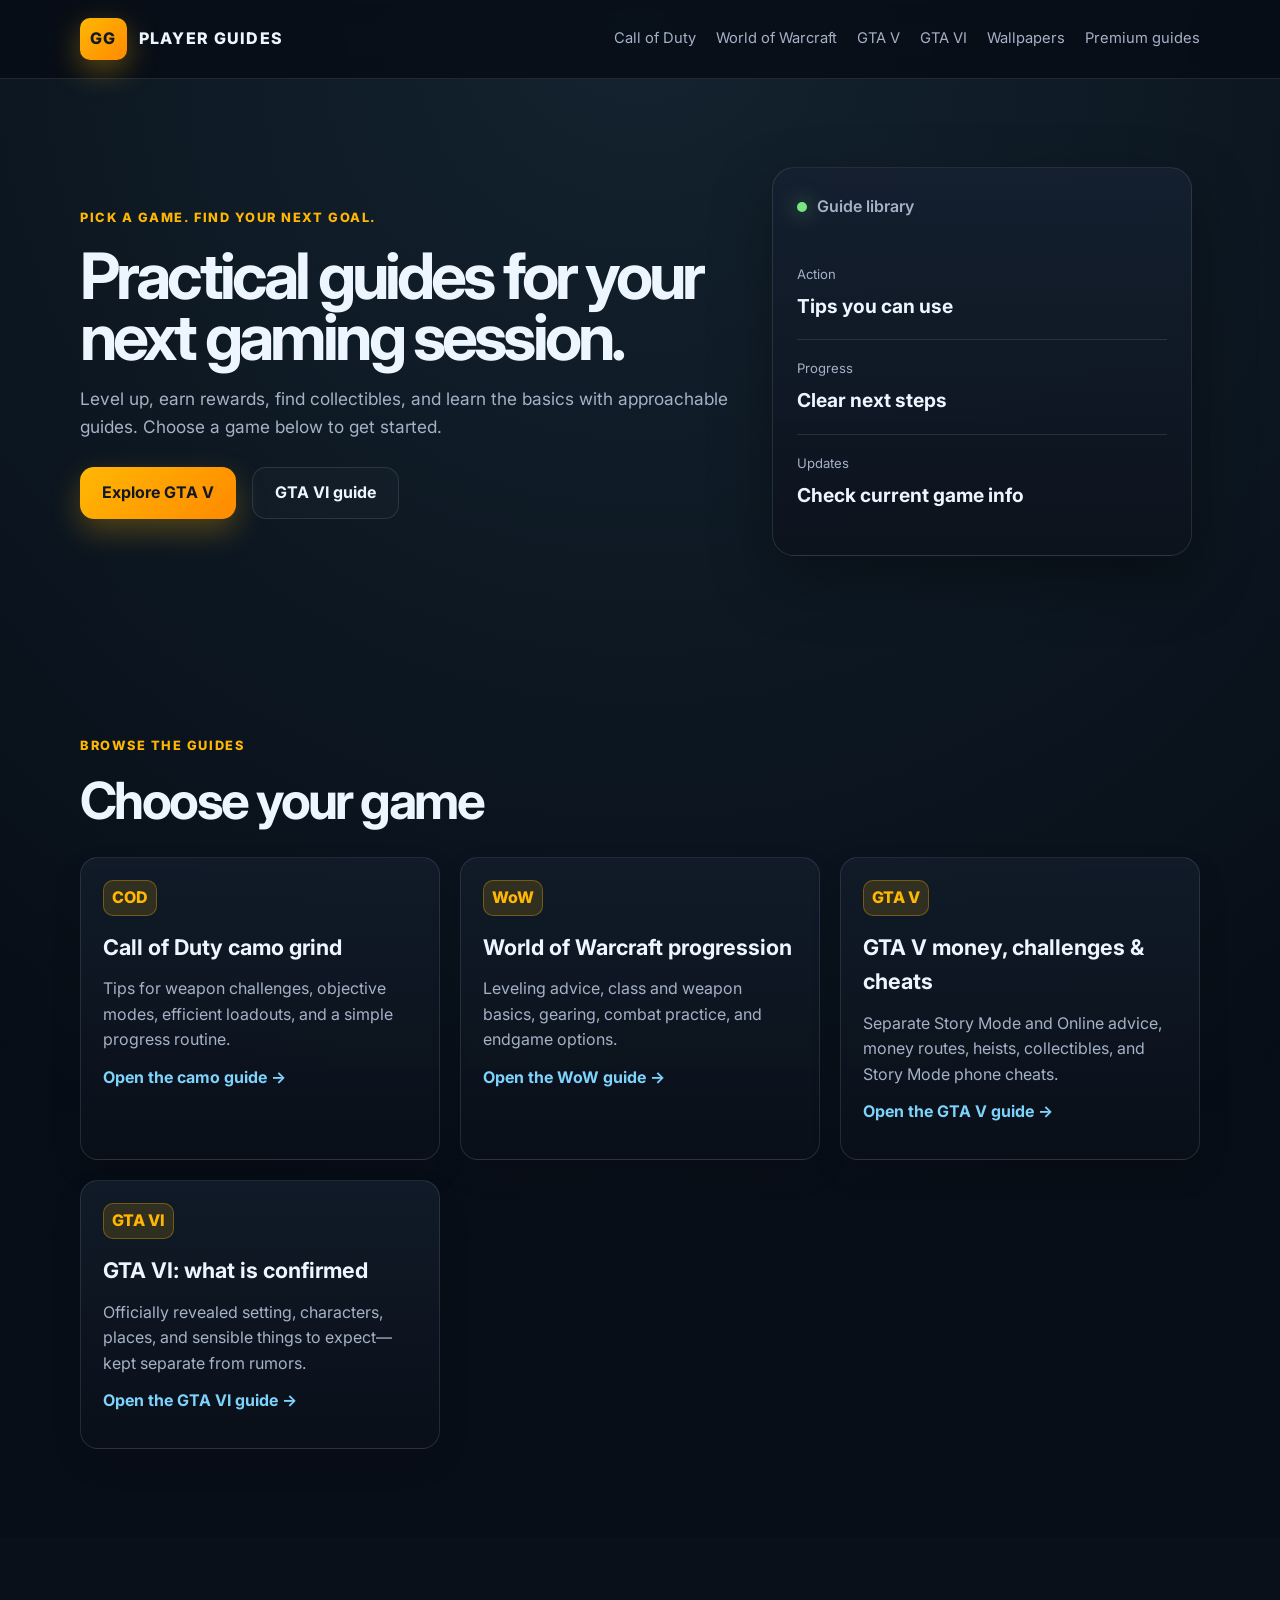
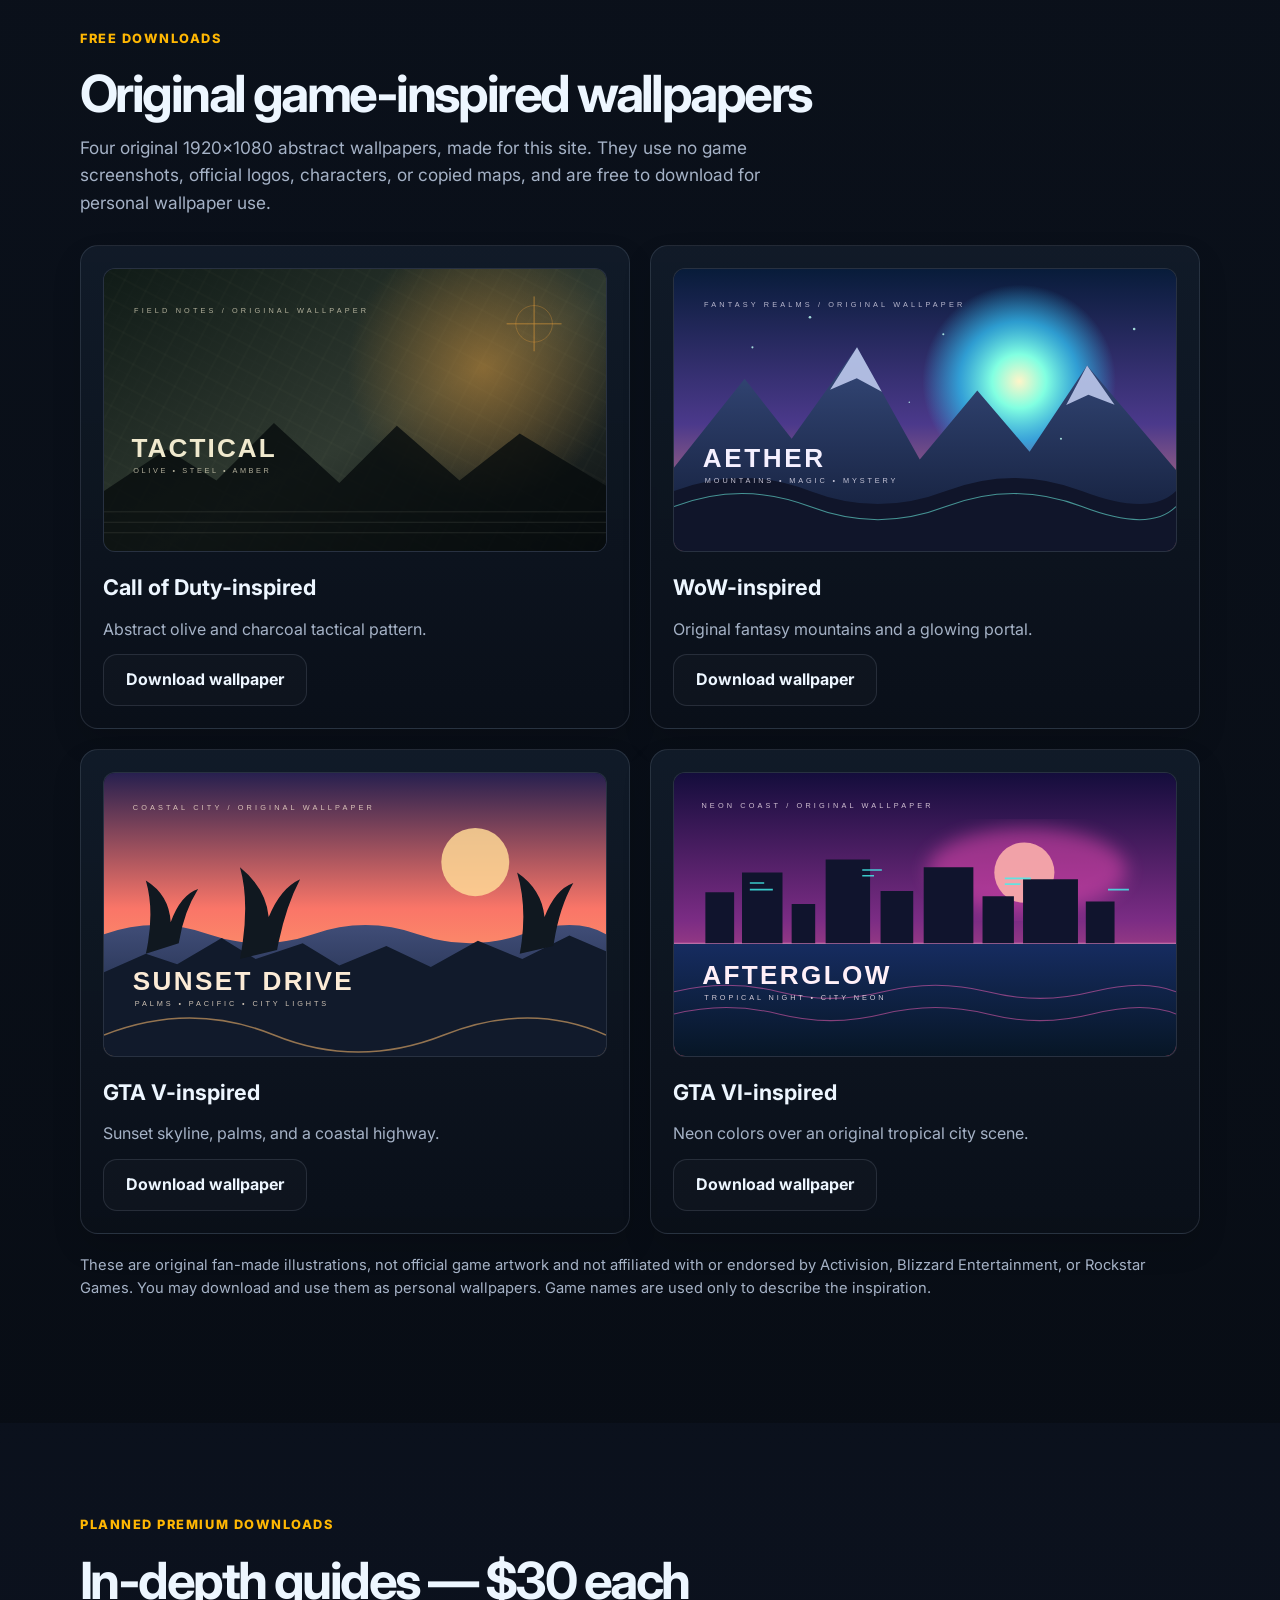
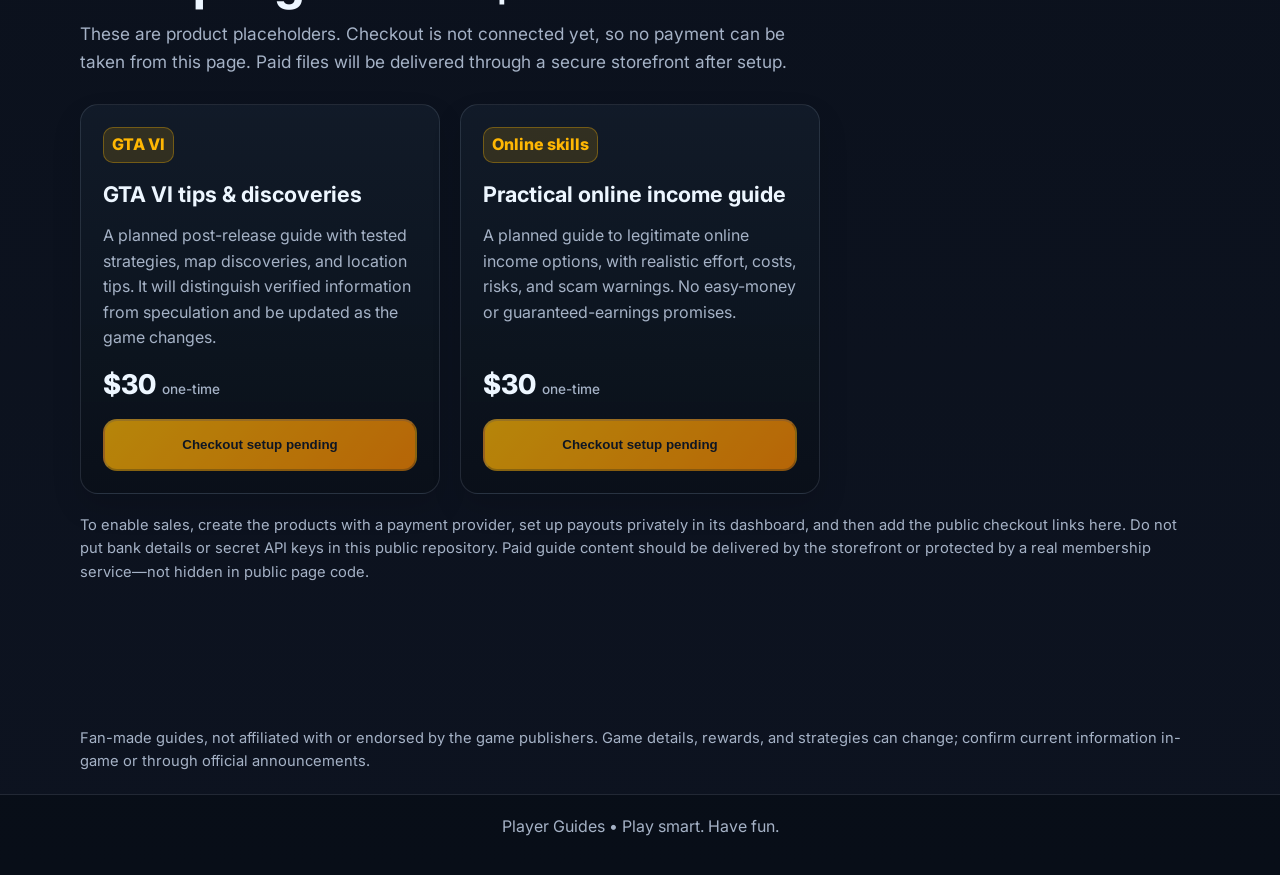
<file: index.html>
<!DOCTYPE html>
<html lang="en">
<head>
  <meta charset="UTF-8" />
  <meta name="viewport" content="width=device-width, initial-scale=1.0" />
  <meta name="description" content="Game guides and original free fan-made wallpapers for Call of Duty, World of Warcraft, GTA V, and GTA VI." />
  <title>Player Guides — Tips, Progression & Collectibles</title>
  <link rel="preconnect" href="https://fonts.googleapis.com" />
  <link rel="preconnect" href="https://fonts.gstatic.com" crossorigin />
  <link href="https://fonts.googleapis.com/css2?family=Inter:wght@400;500;600;700;800;900&display=swap" rel="stylesheet" />
  <link rel="stylesheet" href="style.css" />
</head>
<body>
  <header class="site-header"><div class="container nav-wrap">
    <a class="brand" href="index.html"><span class="brand-mark">GG</span><span>Player Guides</span></a>
    <nav class="main-nav" aria-label="Game guides"><a href="cod.html">Call of Duty</a><a href="wow.html">World of Warcraft</a><a href="gta5.html">GTA V</a><a href="gta6.html">GTA VI</a><a href="#wallpapers">Wallpapers</a><a href="#premium">Premium guides</a></nav>
  </div></header>
  <main id="top">
    <section class="hero section"><div class="container hero-grid">
      <div class="hero-copy"><p class="eyebrow">Pick a game. Find your next goal.</p><h1>Practical guides for your next gaming session.</h1><p class="lead">Level up, earn rewards, find collectibles, and learn the basics with approachable guides. Choose a game below to get started.</p>
        <div class="cta-row"><a class="btn btn-primary" href="gta5.html">Explore GTA V</a><a class="btn btn-secondary" href="gta6.html">GTA VI guide</a></div>
      </div>
      <aside class="hero-panel"><div class="panel-card"><div class="panel-header"><span class="status-dot"></span><span>Guide library</span></div><div class="mini-metric"><span>Action</span><strong>Tips you can use</strong></div><div class="mini-metric"><span>Progress</span><strong>Clear next steps</strong></div><div class="mini-metric"><span>Updates</span><strong>Check current game info</strong></div></div></aside>
    </div></section>
    <section class="section"><div class="container"><div class="section-heading"><p class="eyebrow">Browse the guides</p><h2>Choose your game</h2></div>
      <div class="card-grid three-up">
        <article class="info-card"><span class="tag">COD</span><h3>Call of Duty camo grind</h3><p>Tips for weapon challenges, objective modes, efficient loadouts, and a simple progress routine.</p><p><a class="resource-link" href="cod.html">Open the camo guide →</a></p></article>
        <article class="info-card"><span class="tag">WoW</span><h3>World of Warcraft progression</h3><p>Leveling advice, class and weapon basics, gearing, combat practice, and endgame options.</p><p><a class="resource-link" href="wow.html">Open the WoW guide →</a></p></article>
        <article class="info-card"><span class="tag">GTA V</span><h3>GTA V money, challenges & cheats</h3><p>Separate Story Mode and Online advice, money routes, heists, collectibles, and Story Mode phone cheats.</p><p><a class="resource-link" href="gta5.html">Open the GTA V guide →</a></p></article>
        <article class="info-card"><span class="tag">GTA VI</span><h3>GTA VI: what is confirmed</h3><p>Officially revealed setting, characters, places, and sensible things to expect—kept separate from rumors.</p><p><a class="resource-link" href="gta6.html">Open the GTA VI guide →</a></p></article>
      </div>
    </div></section>
    <section class="section accent-section" id="wallpapers"><div class="container">
      <div class="section-heading"><p class="eyebrow">Free downloads</p><h2>Original game-inspired wallpapers</h2><p class="lead">Four original 1920×1080 abstract wallpapers, made for this site. They use no game screenshots, official logos, characters, or copied maps, and are free to download for personal wallpaper use.</p></div>
      <div class="wallpaper-grid">
        <article class="info-card wallpaper-card"><a class="wallpaper-preview" href="wallpapers/cod-inspired.svg" download aria-label="Download original military-inspired wallpaper"><img src="wallpapers/cod-inspired.svg" alt="Original abstract olive, charcoal, and orange tactical-style wallpaper" loading="lazy"></a><h3>Call of Duty-inspired</h3><p>Abstract olive and charcoal tactical pattern.</p><a class="btn btn-secondary wallpaper-download" href="wallpapers/cod-inspired.svg" download>Download wallpaper</a></article>
        <article class="info-card wallpaper-card"><a class="wallpaper-preview" href="wallpapers/wow-inspired.svg" download aria-label="Download original fantasy-inspired wallpaper"><img src="wallpapers/wow-inspired.svg" alt="Original fantasy landscape with a glowing magical portal" loading="lazy"></a><h3>WoW-inspired</h3><p>Original fantasy mountains and a glowing portal.</p><a class="btn btn-secondary wallpaper-download" href="wallpapers/wow-inspired.svg" download>Download wallpaper</a></article>
        <article class="info-card wallpaper-card"><a class="wallpaper-preview" href="wallpapers/gta5-inspired.svg" download aria-label="Download original Los Santos-inspired wallpaper"><img src="wallpapers/gta5-inspired.svg" alt="Original sunset city skyline with palms and a coastal road" loading="lazy"></a><h3>GTA V-inspired</h3><p>Sunset skyline, palms, and a coastal highway.</p><a class="btn btn-secondary wallpaper-download" href="wallpapers/gta5-inspired.svg" download>Download wallpaper</a></article>
        <article class="info-card wallpaper-card"><a class="wallpaper-preview" href="wallpapers/gta6-inspired.svg" download aria-label="Download original neon tropical city wallpaper"><img src="wallpapers/gta6-inspired.svg" alt="Original neon tropical city skyline with pink and cyan lights" loading="lazy"></a><h3>GTA VI-inspired</h3><p>Neon colors over an original tropical city scene.</p><a class="btn btn-secondary wallpaper-download" href="wallpapers/gta6-inspired.svg" download>Download wallpaper</a></article>
      </div>
      <p class="guide-disclaimer">These are original fan-made illustrations, not official game artwork and not affiliated with or endorsed by Activision, Blizzard Entertainment, or Rockstar Games. You may download and use them as personal wallpapers. Game names are used only to describe the inspiration.</p>
    </div></section>
    <section class="section" id="premium"><div class="container">
      <div class="section-heading"><p class="eyebrow">Planned premium downloads</p><h2>In-depth guides — $30 each</h2><p class="lead">These are product placeholders. Checkout is not connected yet, so no payment can be taken from this page. Paid files will be delivered through a secure storefront after setup.</p></div>
      <div class="card-grid three-up">
        <article class="info-card premium-card"><span class="tag">GTA VI</span><h3>GTA VI tips & discoveries</h3><p>A planned post-release guide with tested strategies, map discoveries, and location tips. It will distinguish verified information from speculation and be updated as the game changes.</p><p class="product-price">$30 <span>one-time</span></p><button class="btn btn-primary" type="button" disabled aria-describedby="checkout-status">Checkout setup pending</button></article>
        <article class="info-card premium-card"><span class="tag">Online skills</span><h3>Practical online income guide</h3><p>A planned guide to legitimate online income options, with realistic effort, costs, risks, and scam warnings. No easy-money or guaranteed-earnings promises.</p><p class="product-price">$30 <span>one-time</span></p><button class="btn btn-primary" type="button" disabled aria-describedby="checkout-status">Checkout setup pending</button></article>
      </div>
      <p class="guide-disclaimer" id="checkout-status">To enable sales, create the products with a payment provider, set up payouts privately in its dashboard, and then add the public checkout links here. Do not put bank details or secret API keys in this public repository. Paid guide content should be delivered by the storefront or protected by a real membership service—not hidden in public page code.</p>
    </div></section>
    <p class="container guide-disclaimer">Fan-made guides, not affiliated with or endorsed by the game publishers. Game details, rewards, and strategies can change; confirm current information in-game or through official announcements.</p>
  </main>
  <footer class="site-footer"><div class="container footer-wrap"><p>Player Guides • Play smart. Have fun.</p></div></footer>
</body>
</html>
</file>
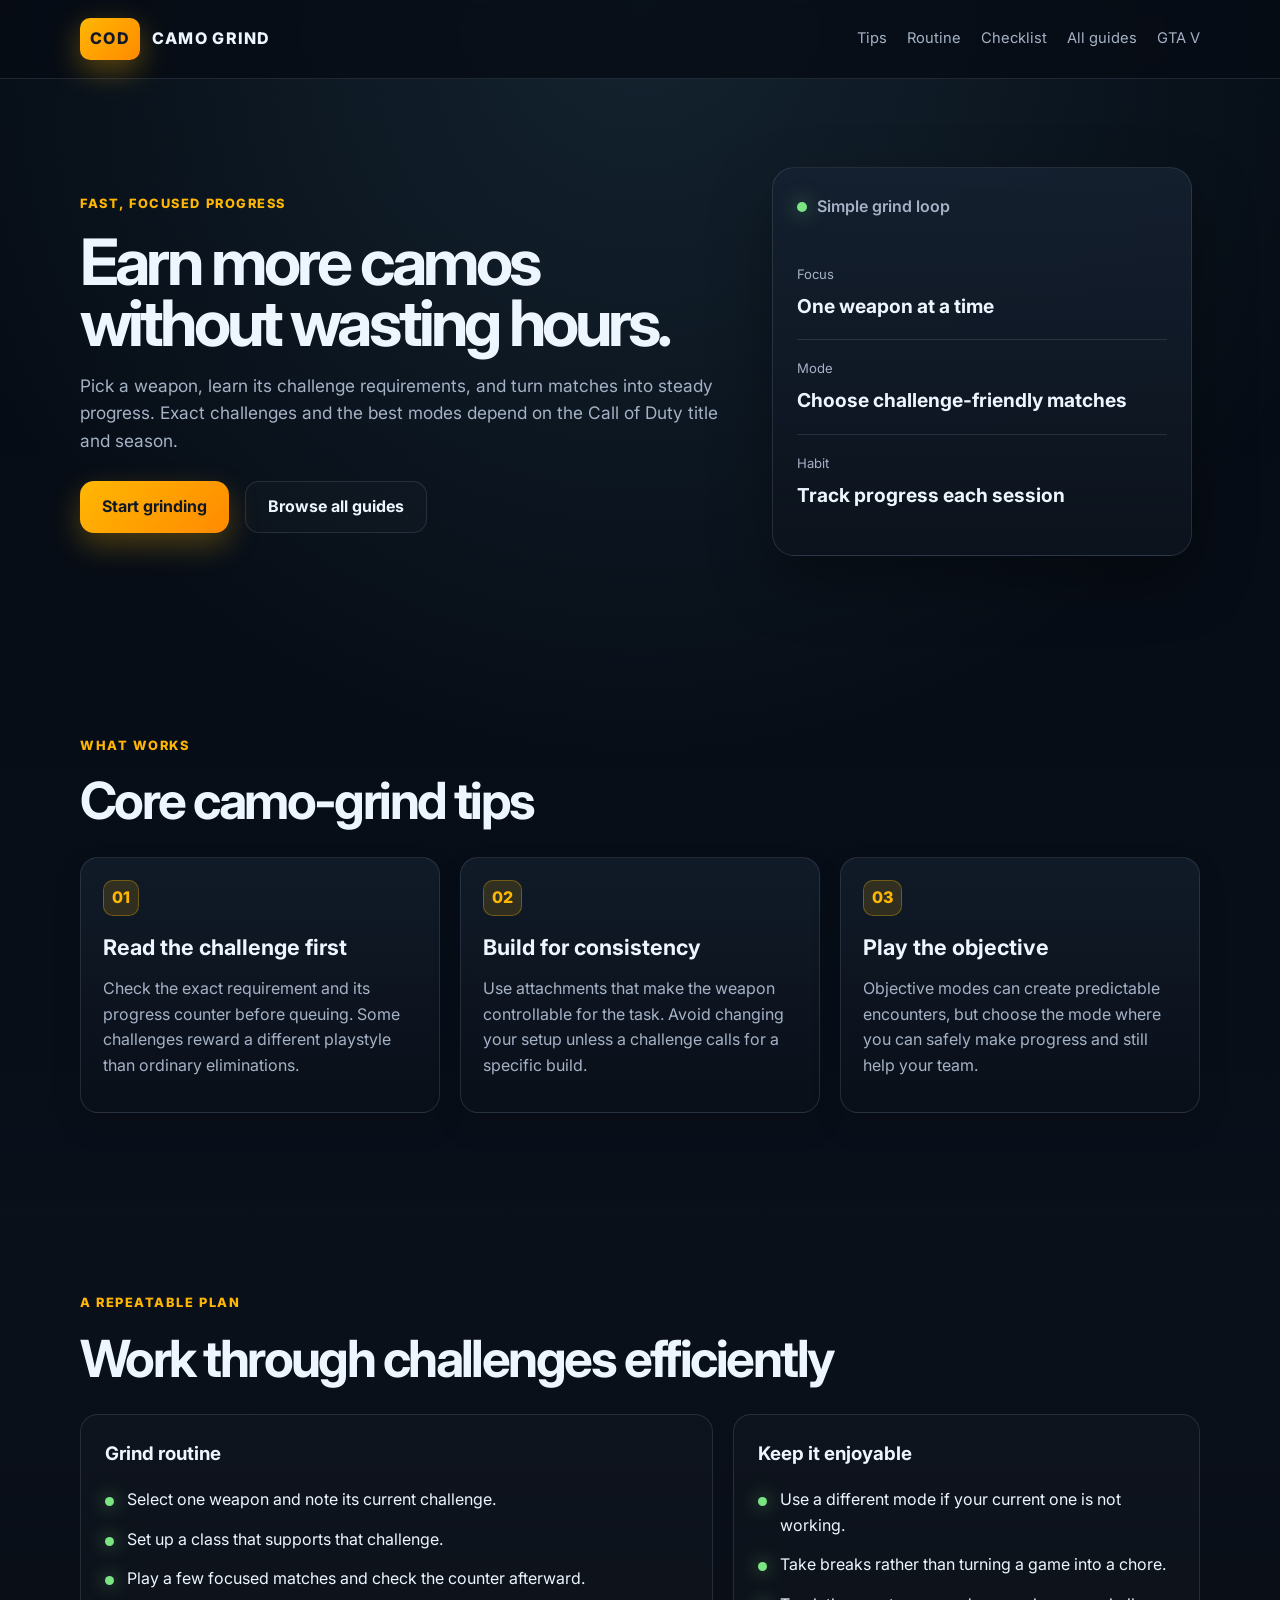
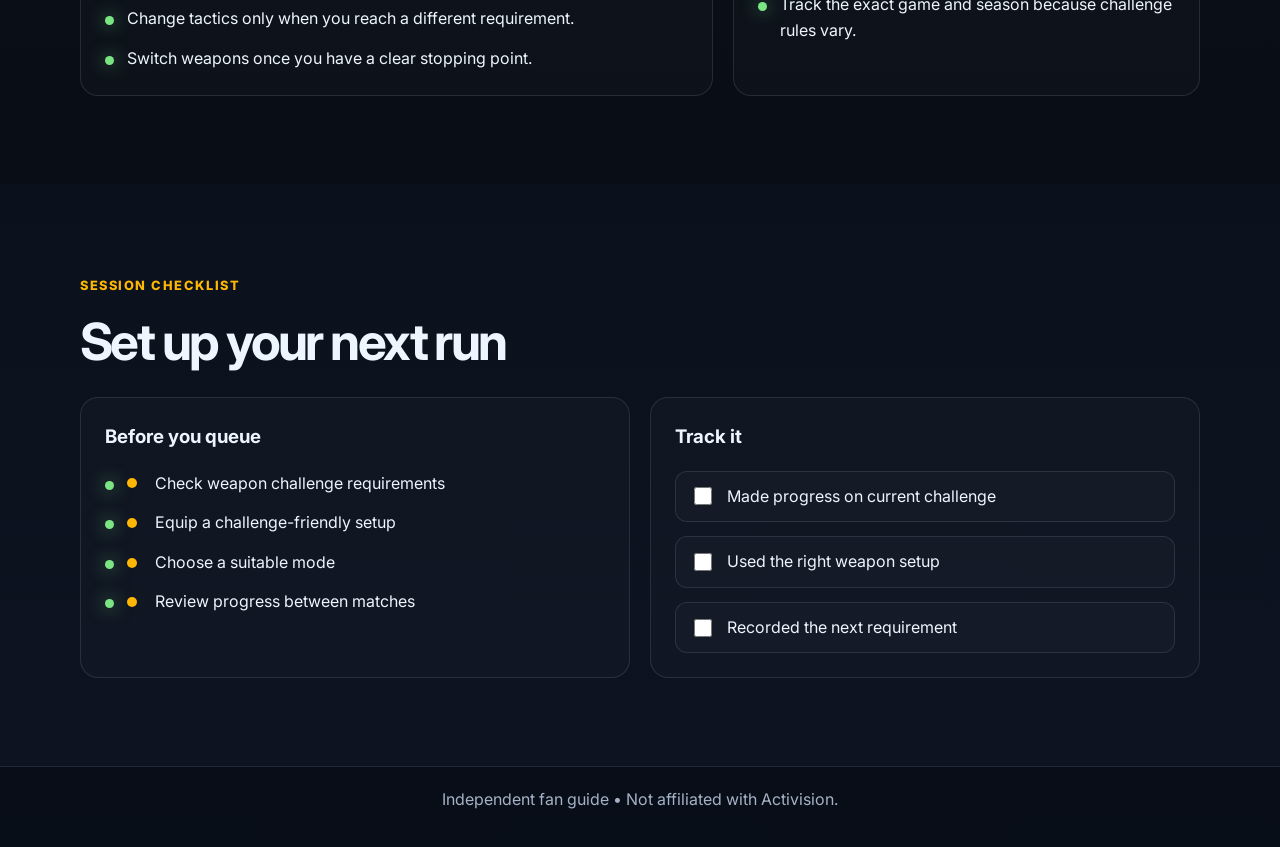
<file: cod.html>
<!DOCTYPE html>
<html lang="en">
<head>
  <meta charset="UTF-8" /><meta name="viewport" content="width=device-width, initial-scale=1.0" />
  <title>Call of Duty Camo Grind Guide</title>
  <meta name="description" content="Tips for Call of Duty weapon camo challenges, loadouts, objective modes, and tracking progress." />
  <link rel="preconnect" href="https://fonts.googleapis.com" /><link rel="preconnect" href="https://fonts.gstatic.com" crossorigin />
  <link href="https://fonts.googleapis.com/css2?family=Inter:wght@400;500;600;700;800;900&display=swap" rel="stylesheet" /><link rel="stylesheet" href="style.css" />
</head>
<body>
<header class="site-header"><div class="container nav-wrap"><a class="brand" href="index.html"><span class="brand-mark">COD</span><span>Camo Grind</span></a><nav class="main-nav" aria-label="Navigation"><a href="#tips">Tips</a><a href="#routine">Routine</a><a href="#checklist">Checklist</a><a href="index.html">All guides</a><a href="gta5.html">GTA V</a></nav></div></header>
<main id="top">
<section class="hero section"><div class="container hero-grid"><div class="hero-copy"><p class="eyebrow">Fast, focused progress</p><h1>Earn more camos without wasting hours.</h1><p class="lead">Pick a weapon, learn its challenge requirements, and turn matches into steady progress. Exact challenges and the best modes depend on the Call of Duty title and season.</p><div class="cta-row"><a class="btn btn-primary" href="#tips">Start grinding</a><a class="btn btn-secondary" href="index.html">Browse all guides</a></div></div><aside class="hero-panel"><div class="panel-card"><div class="panel-header"><span class="status-dot"></span><span>Simple grind loop</span></div><div class="mini-metric"><span>Focus</span><strong>One weapon at a time</strong></div><div class="mini-metric"><span>Mode</span><strong>Choose challenge-friendly matches</strong></div><div class="mini-metric"><span>Habit</span><strong>Track progress each session</strong></div></div></aside></div></section>
<section class="section" id="tips"><div class="container"><div class="section-heading"><p class="eyebrow">What works</p><h2>Core camo-grind tips</h2></div><div class="card-grid three-up"><article class="info-card"><span class="tag">01</span><h3>Read the challenge first</h3><p>Check the exact requirement and its progress counter before queuing. Some challenges reward a different playstyle than ordinary eliminations.</p></article><article class="info-card"><span class="tag">02</span><h3>Build for consistency</h3><p>Use attachments that make the weapon controllable for the task. Avoid changing your setup unless a challenge calls for a specific build.</p></article><article class="info-card"><span class="tag">03</span><h3>Play the objective</h3><p>Objective modes can create predictable encounters, but choose the mode where you can safely make progress and still help your team.</p></article></div></div></section>
<section class="section accent-section" id="routine"><div class="container"><div class="section-heading"><p class="eyebrow">A repeatable plan</p><h2>Work through challenges efficiently</h2></div><div class="split-grid"><div class="panel-box"><h3>Grind routine</h3><ul class="check-list"><li>Select one weapon and note its current challenge.</li><li>Set up a class that supports that challenge.</li><li>Play a few focused matches and check the counter afterward.</li><li>Change tactics only when you reach a different requirement.</li><li>Switch weapons once you have a clear stopping point.</li></ul></div><div class="panel-box"><h3>Keep it enjoyable</h3><ul class="check-list"><li>Use a different mode if your current one is not working.</li><li>Take breaks rather than turning a game into a chore.</li><li>Track the exact game and season because challenge rules vary.</li></ul></div></div></div></section>
<section class="section" id="checklist"><div class="container"><div class="section-heading"><p class="eyebrow">Session checklist</p><h2>Set up your next run</h2></div><div class="check-grid"><div class="check-box"><h3>Before you queue</h3><ul class="check-list task-list"><li><span class="dot"></span> Check weapon challenge requirements</li><li><span class="dot"></span> Equip a challenge-friendly setup</li><li><span class="dot"></span> Choose a suitable mode</li><li><span class="dot"></span> Review progress between matches</li></ul></div><div class="check-box"><h3>Track it</h3><div class="tracker"><label class="tracker-item"><input type="checkbox"><span>Made progress on current challenge</span></label><label class="tracker-item"><input type="checkbox"><span>Used the right weapon setup</span></label><label class="tracker-item"><input type="checkbox"><span>Recorded the next requirement</span></label></div></div></div></div></section>
</main><footer class="site-footer"><div class="container footer-wrap"><p>Independent fan guide • Not affiliated with Activision.</p></div></footer><script src="script.js"></script>
</body></html>
</file>
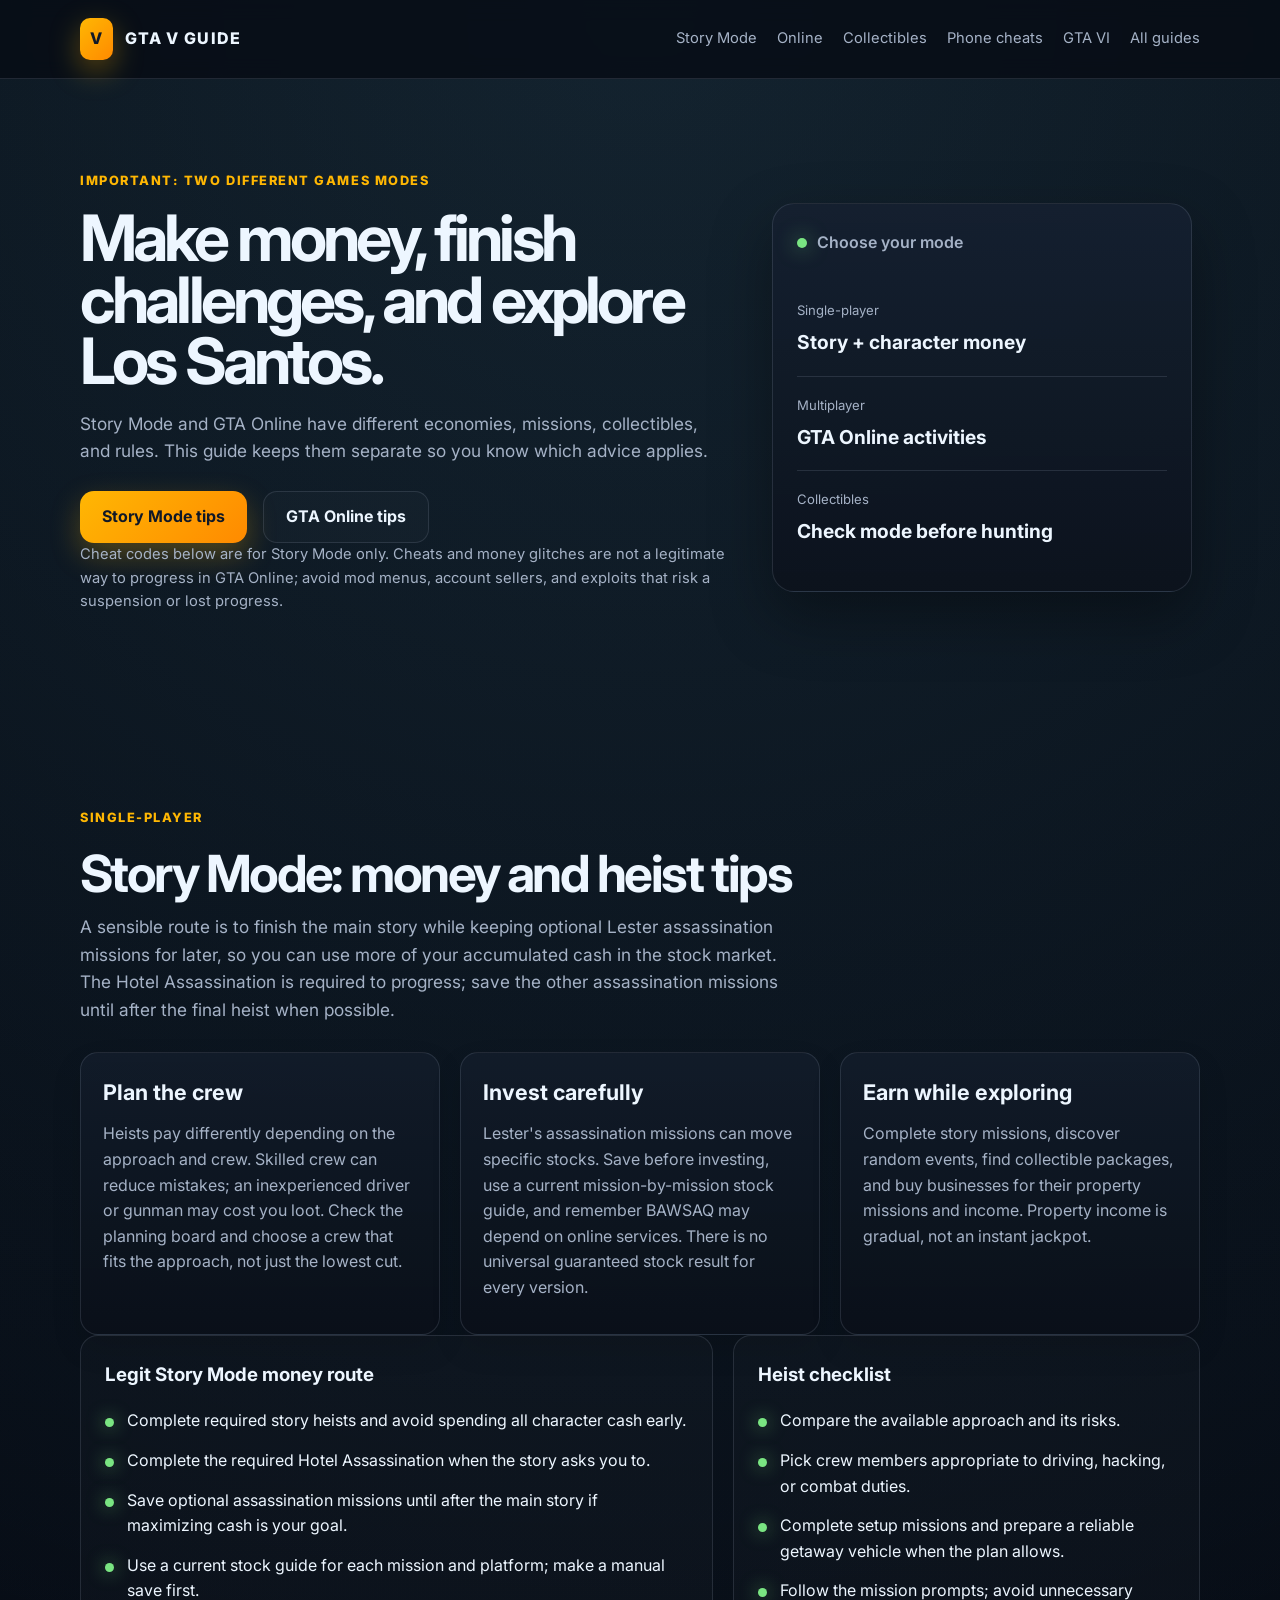
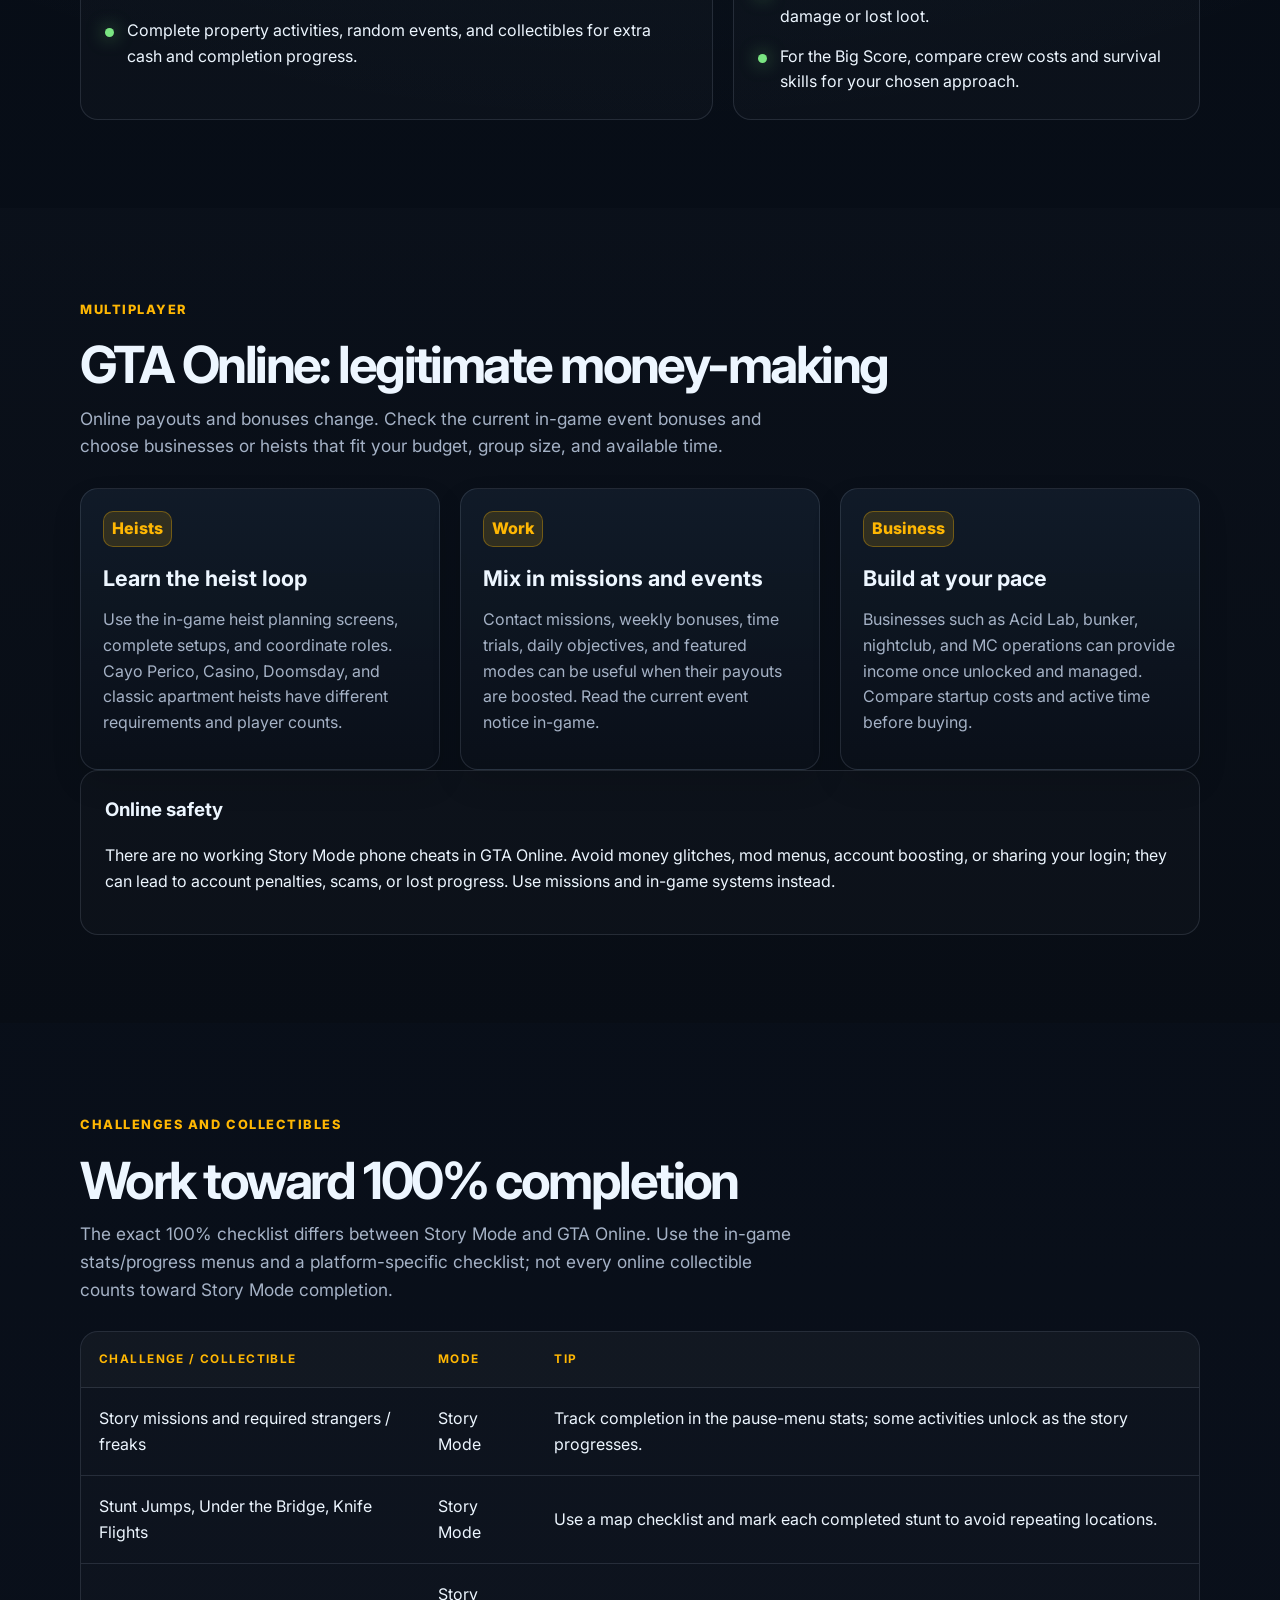
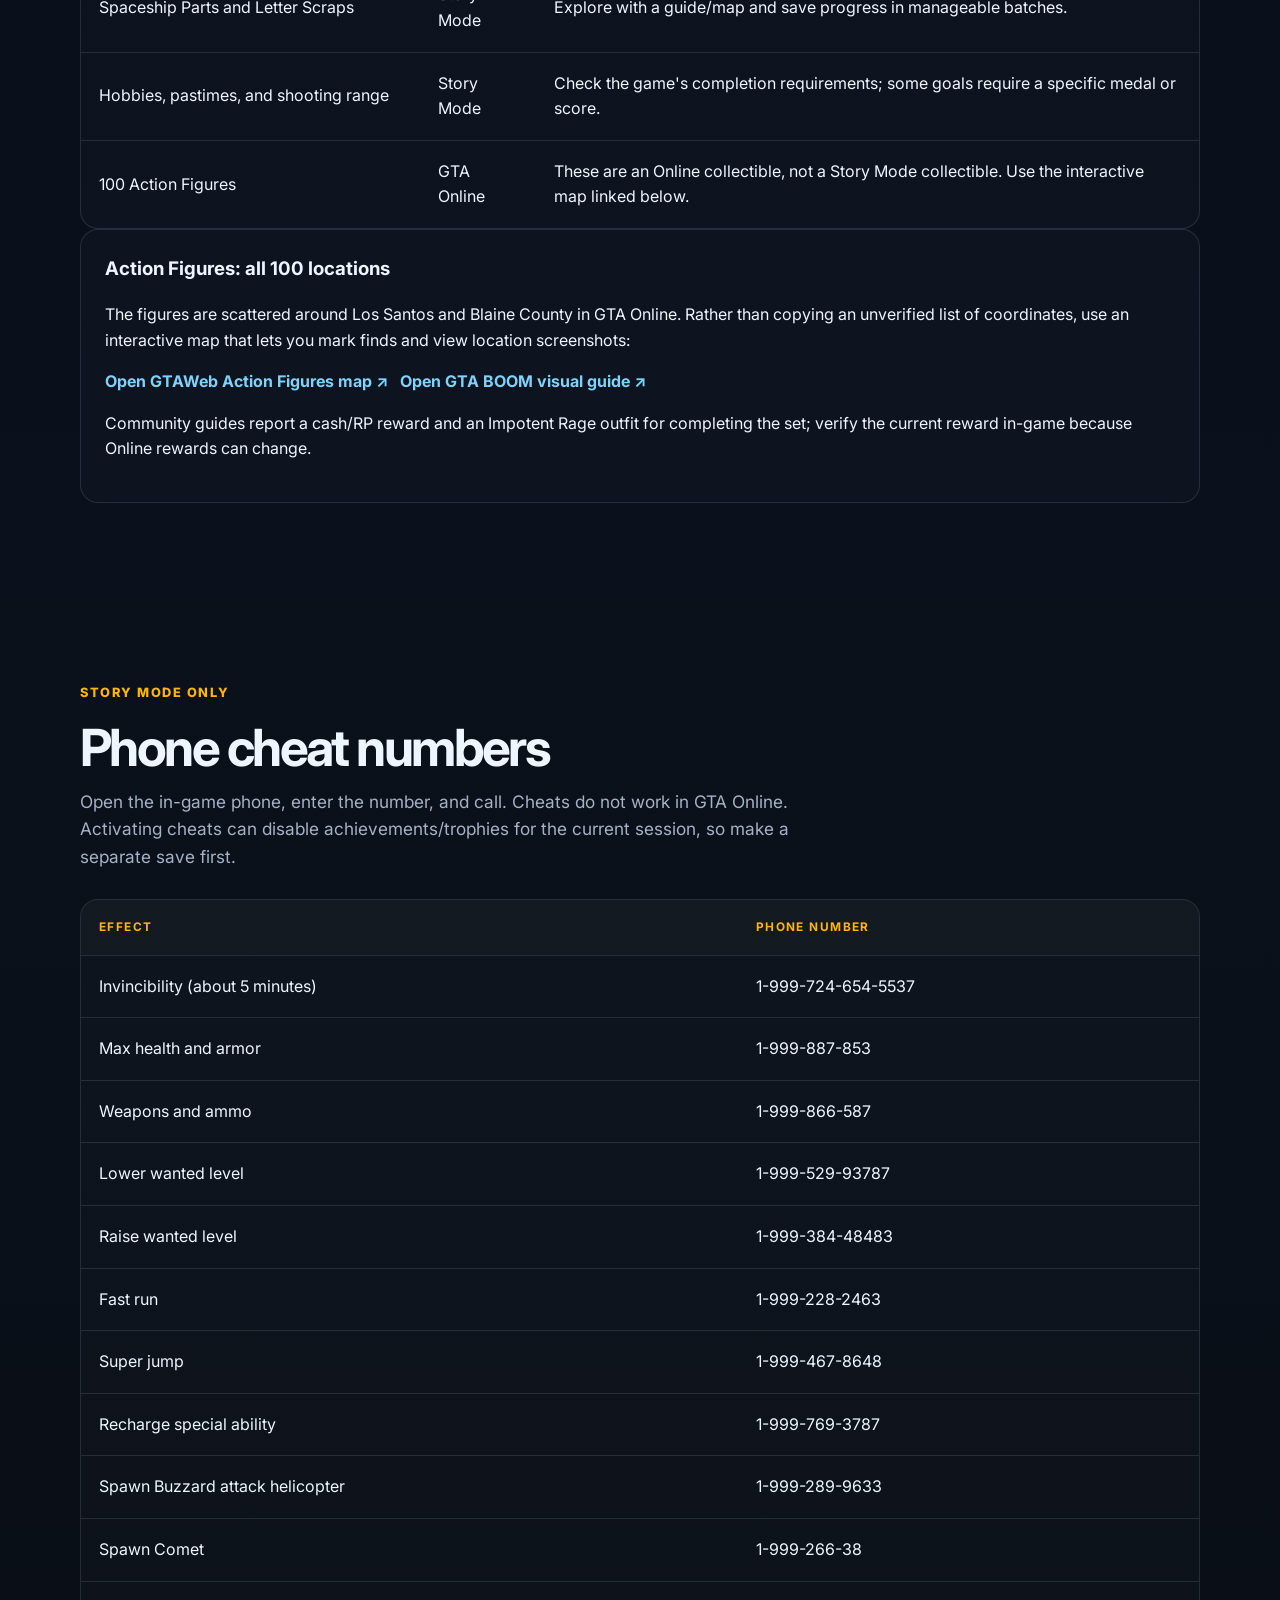
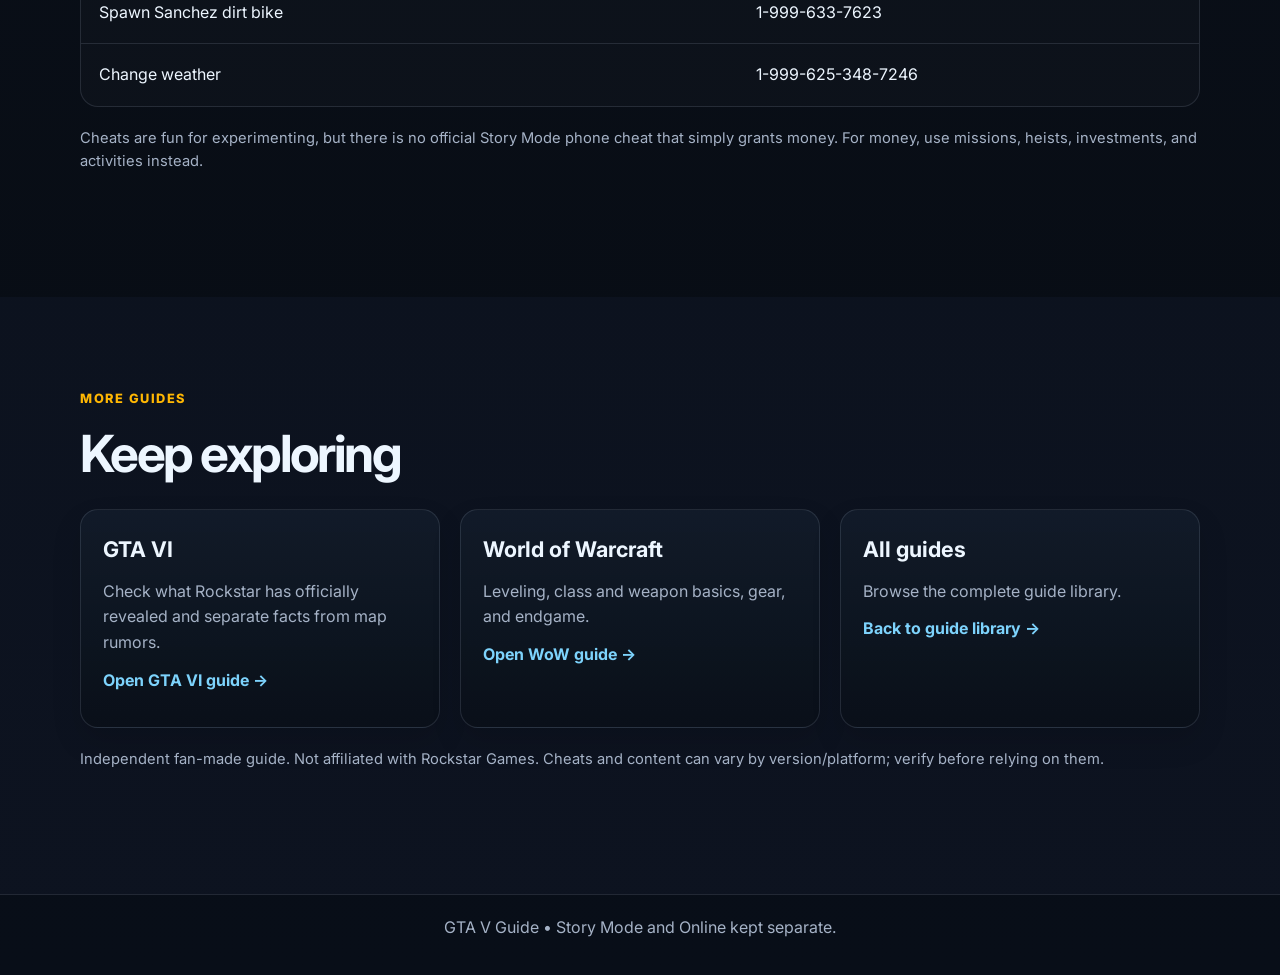
<file: gta5.html>
<!DOCTYPE html>
<html lang="en">
<head>
  <meta charset="UTF-8" /><meta name="viewport" content="width=device-width, initial-scale=1.0" /><meta name="description" content="GTA V Story Mode and GTA Online guide: money tips, heists, challenge checklist, Action Figure collectibles, and phone cheats." />
  <title>GTA V Guide — Money, Heists, Collectibles & Cheats</title>
  <link rel="preconnect" href="https://fonts.googleapis.com" /><link rel="preconnect" href="https://fonts.gstatic.com" crossorigin /><link href="https://fonts.googleapis.com/css2?family=Inter:wght@400;500;600;700;800;900&display=swap" rel="stylesheet" /><link rel="stylesheet" href="style.css" />
</head>
<body>
<header class="site-header"><div class="container nav-wrap"><a class="brand" href="index.html"><span class="brand-mark">V</span><span>GTA V Guide</span></a><nav class="main-nav" aria-label="Navigation"><a href="#story">Story Mode</a><a href="#online">Online</a><a href="#collectibles">Collectibles</a><a href="#cheats">Phone cheats</a><a href="gta6.html">GTA VI</a><a href="index.html">All guides</a></nav></div></header>
<main id="top">
<section class="hero section"><div class="container hero-grid"><div class="hero-copy"><p class="eyebrow">Important: two different games modes</p><h1>Make money, finish challenges, and explore Los Santos.</h1><p class="lead">Story Mode and GTA Online have different economies, missions, collectibles, and rules. This guide keeps them separate so you know which advice applies.</p><div class="cta-row"><a class="btn btn-primary" href="#story">Story Mode tips</a><a class="btn btn-secondary" href="#online">GTA Online tips</a></div><p class="guide-note">Cheat codes below are for Story Mode only. Cheats and money glitches are not a legitimate way to progress in GTA Online; avoid mod menus, account sellers, and exploits that risk a suspension or lost progress.</p></div><aside class="hero-panel"><div class="panel-card"><div class="panel-header"><span class="status-dot"></span><span>Choose your mode</span></div><div class="mini-metric"><span>Single-player</span><strong>Story + character money</strong></div><div class="mini-metric"><span>Multiplayer</span><strong>GTA Online activities</strong></div><div class="mini-metric"><span>Collectibles</span><strong>Check mode before hunting</strong></div></div></aside></div></section>
<section class="section" id="story"><div class="container"><div class="section-heading"><p class="eyebrow">Single-player</p><h2>Story Mode: money and heist tips</h2><p class="lead">A sensible route is to finish the main story while keeping optional Lester assassination missions for later, so you can use more of your accumulated cash in the stock market. The Hotel Assassination is required to progress; save the other assassination missions until after the final heist when possible.</p></div><div class="card-grid three-up"><article class="info-card"><h3>Plan the crew</h3><p>Heists pay differently depending on the approach and crew. Skilled crew can reduce mistakes; an inexperienced driver or gunman may cost you loot. Check the planning board and choose a crew that fits the approach, not just the lowest cut.</p></article><article class="info-card"><h3>Invest carefully</h3><p>Lester's assassination missions can move specific stocks. Save before investing, use a current mission-by-mission stock guide, and remember BAWSAQ may depend on online services. There is no universal guaranteed stock result for every version.</p></article><article class="info-card"><h3>Earn while exploring</h3><p>Complete story missions, discover random events, find collectible packages, and buy businesses for their property missions and income. Property income is gradual, not an instant jackpot.</p></article></div><div class="split-grid guide-split"><div class="panel-box"><h3>Legit Story Mode money route</h3><ul class="check-list"><li>Complete required story heists and avoid spending all character cash early.</li><li>Complete the required Hotel Assassination when the story asks you to.</li><li>Save optional assassination missions until after the main story if maximizing cash is your goal.</li><li>Use a current stock guide for each mission and platform; make a manual save first.</li><li>Complete property activities, random events, and collectibles for extra cash and completion progress.</li></ul></div><div class="panel-box"><h3>Heist checklist</h3><ul class="check-list"><li>Compare the available approach and its risks.</li><li>Pick crew members appropriate to driving, hacking, or combat duties.</li><li>Complete setup missions and prepare a reliable getaway vehicle when the plan allows.</li><li>Follow the mission prompts; avoid unnecessary damage or lost loot.</li><li>For the Big Score, compare crew costs and survival skills for your chosen approach.</li></ul></div></div></div></section>
<section class="section accent-section" id="online"><div class="container"><div class="section-heading"><p class="eyebrow">Multiplayer</p><h2>GTA Online: legitimate money-making</h2><p class="lead">Online payouts and bonuses change. Check the current in-game event bonuses and choose businesses or heists that fit your budget, group size, and available time.</p></div><div class="card-grid three-up"><article class="info-card"><span class="tag">Heists</span><h3>Learn the heist loop</h3><p>Use the in-game heist planning screens, complete setups, and coordinate roles. Cayo Perico, Casino, Doomsday, and classic apartment heists have different requirements and player counts.</p></article><article class="info-card"><span class="tag">Work</span><h3>Mix in missions and events</h3><p>Contact missions, weekly bonuses, time trials, daily objectives, and featured modes can be useful when their payouts are boosted. Read the current event notice in-game.</p></article><article class="info-card"><span class="tag">Business</span><h3>Build at your pace</h3><p>Businesses such as Acid Lab, bunker, nightclub, and MC operations can provide income once unlocked and managed. Compare startup costs and active time before buying.</p></article></div><div class="panel-box guide-callout"><h3>Online safety</h3><p>There are no working Story Mode phone cheats in GTA Online. Avoid money glitches, mod menus, account boosting, or sharing your login; they can lead to account penalties, scams, or lost progress. Use missions and in-game systems instead.</p></div></div></section>
<section class="section" id="collectibles"><div class="container"><div class="section-heading"><p class="eyebrow">Challenges and collectibles</p><h2>Work toward 100% completion</h2><p class="lead">The exact 100% checklist differs between Story Mode and GTA Online. Use the in-game stats/progress menus and a platform-specific checklist; not every online collectible counts toward Story Mode completion.</p></div><div class="table-wrap"><table><thead><tr><th>Challenge / collectible</th><th>Mode</th><th>Tip</th></tr></thead><tbody><tr><td>Story missions and required strangers / freaks</td><td>Story Mode</td><td>Track completion in the pause-menu stats; some activities unlock as the story progresses.</td></tr><tr><td>Stunt Jumps, Under the Bridge, Knife Flights</td><td>Story Mode</td><td>Use a map checklist and mark each completed stunt to avoid repeating locations.</td></tr><tr><td>Spaceship Parts and Letter Scraps</td><td>Story Mode</td><td>Explore with a guide/map and save progress in manageable batches.</td></tr><tr><td>Hobbies, pastimes, and shooting range</td><td>Story Mode</td><td>Check the game's completion requirements; some goals require a specific medal or score.</td></tr><tr><td>100 Action Figures</td><td>GTA Online</td><td>These are an Online collectible, not a Story Mode collectible. Use the interactive map linked below.</td></tr></tbody></table></div><div class="panel-box guide-callout"><h3>Action Figures: all 100 locations</h3><p>The figures are scattered around Los Santos and Blaine County in GTA Online. Rather than copying an unverified list of coordinates, use an interactive map that lets you mark finds and view location screenshots:</p><p><a class="resource-link" href="https://gtaweb.eu/en/gtaonline-map/collectibles/action-figures" target="_blank" rel="noopener noreferrer">Open GTAWeb Action Figures map ↗</a> &nbsp; <a class="resource-link" href="https://www.gtaboom.com/gta-online-action-figure-collectibles-map-guide-1ccc" target="_blank" rel="noopener noreferrer">Open GTA BOOM visual guide ↗</a></p><p>Community guides report a cash/RP reward and an Impotent Rage outfit for completing the set; verify the current reward in-game because Online rewards can change.</p></div></div></section>
<section class="section accent-section" id="cheats"><div class="container"><div class="section-heading"><p class="eyebrow">Story Mode only</p><h2>Phone cheat numbers</h2><p class="lead">Open the in-game phone, enter the number, and call. Cheats do not work in GTA Online. Activating cheats can disable achievements/trophies for the current session, so make a separate save first.</p></div><div class="table-wrap"><table><thead><tr><th>Effect</th><th>Phone number</th></tr></thead><tbody><tr><td>Invincibility (about 5 minutes)</td><td>1-999-724-654-5537</td></tr><tr><td>Max health and armor</td><td>1-999-887-853</td></tr><tr><td>Weapons and ammo</td><td>1-999-866-587</td></tr><tr><td>Lower wanted level</td><td>1-999-529-93787</td></tr><tr><td>Raise wanted level</td><td>1-999-384-48483</td></tr><tr><td>Fast run</td><td>1-999-228-2463</td></tr><tr><td>Super jump</td><td>1-999-467-8648</td></tr><tr><td>Recharge special ability</td><td>1-999-769-3787</td></tr><tr><td>Spawn Buzzard attack helicopter</td><td>1-999-289-9633</td></tr><tr><td>Spawn Comet</td><td>1-999-266-38</td></tr><tr><td>Spawn Sanchez dirt bike</td><td>1-999-633-7623</td></tr><tr><td>Change weather</td><td>1-999-625-348-7246</td></tr></tbody></table></div><p class="guide-disclaimer">Cheats are fun for experimenting, but there is no official Story Mode phone cheat that simply grants money. For money, use missions, heists, investments, and activities instead.</p></div></section>
<section class="section"><div class="container"><div class="section-heading"><p class="eyebrow">More guides</p><h2>Keep exploring</h2></div><div class="card-grid three-up"><article class="info-card"><h3>GTA VI</h3><p>Check what Rockstar has officially revealed and separate facts from map rumors.</p><p><a class="resource-link" href="gta6.html">Open GTA VI guide →</a></p></article><article class="info-card"><h3>World of Warcraft</h3><p>Leveling, class and weapon basics, gear, and endgame.</p><p><a class="resource-link" href="wow.html">Open WoW guide →</a></p></article><article class="info-card"><h3>All guides</h3><p>Browse the complete guide library.</p><p><a class="resource-link" href="index.html">Back to guide library →</a></p></article></div><p class="guide-disclaimer">Independent fan-made guide. Not affiliated with Rockstar Games. Cheats and content can vary by version/platform; verify before relying on them.</p></div></section>
</main><footer class="site-footer"><div class="container footer-wrap"><p>GTA V Guide • Story Mode and Online kept separate.</p></div></footer>
</body></html>
</file>
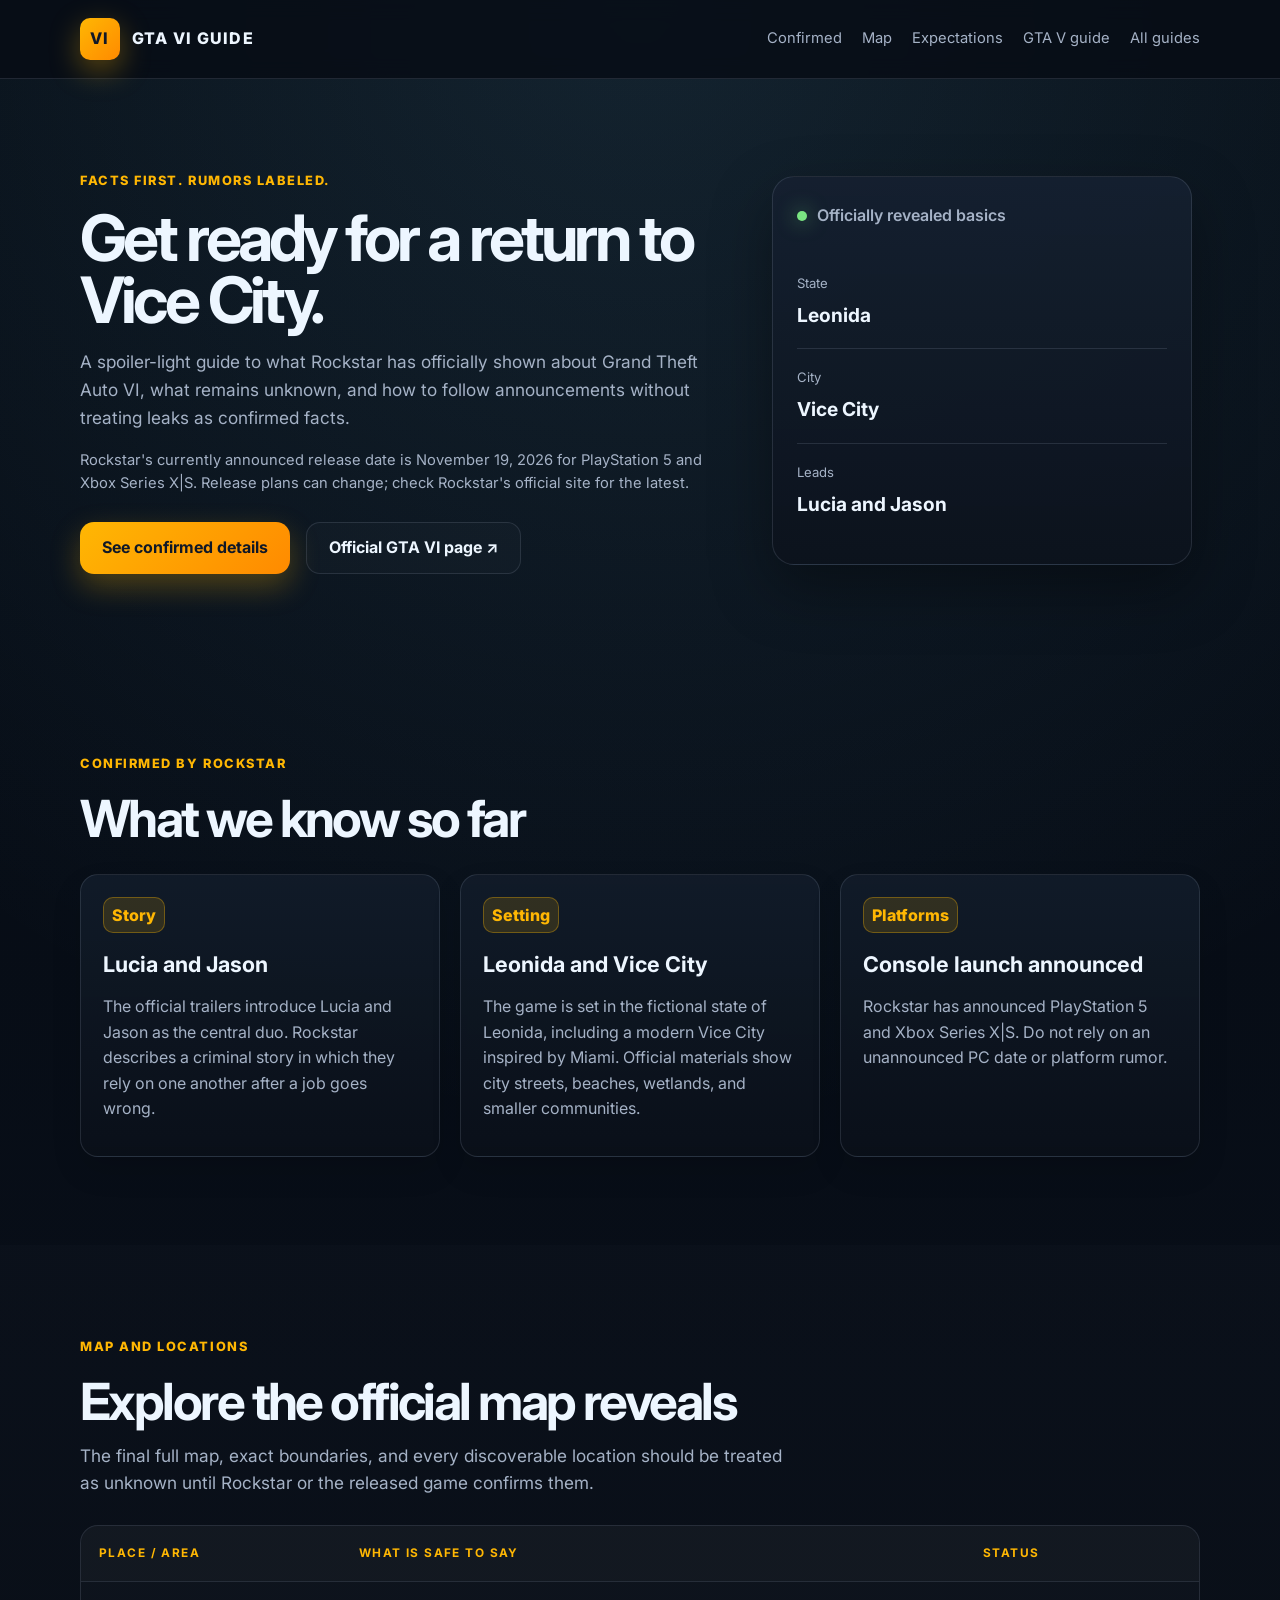
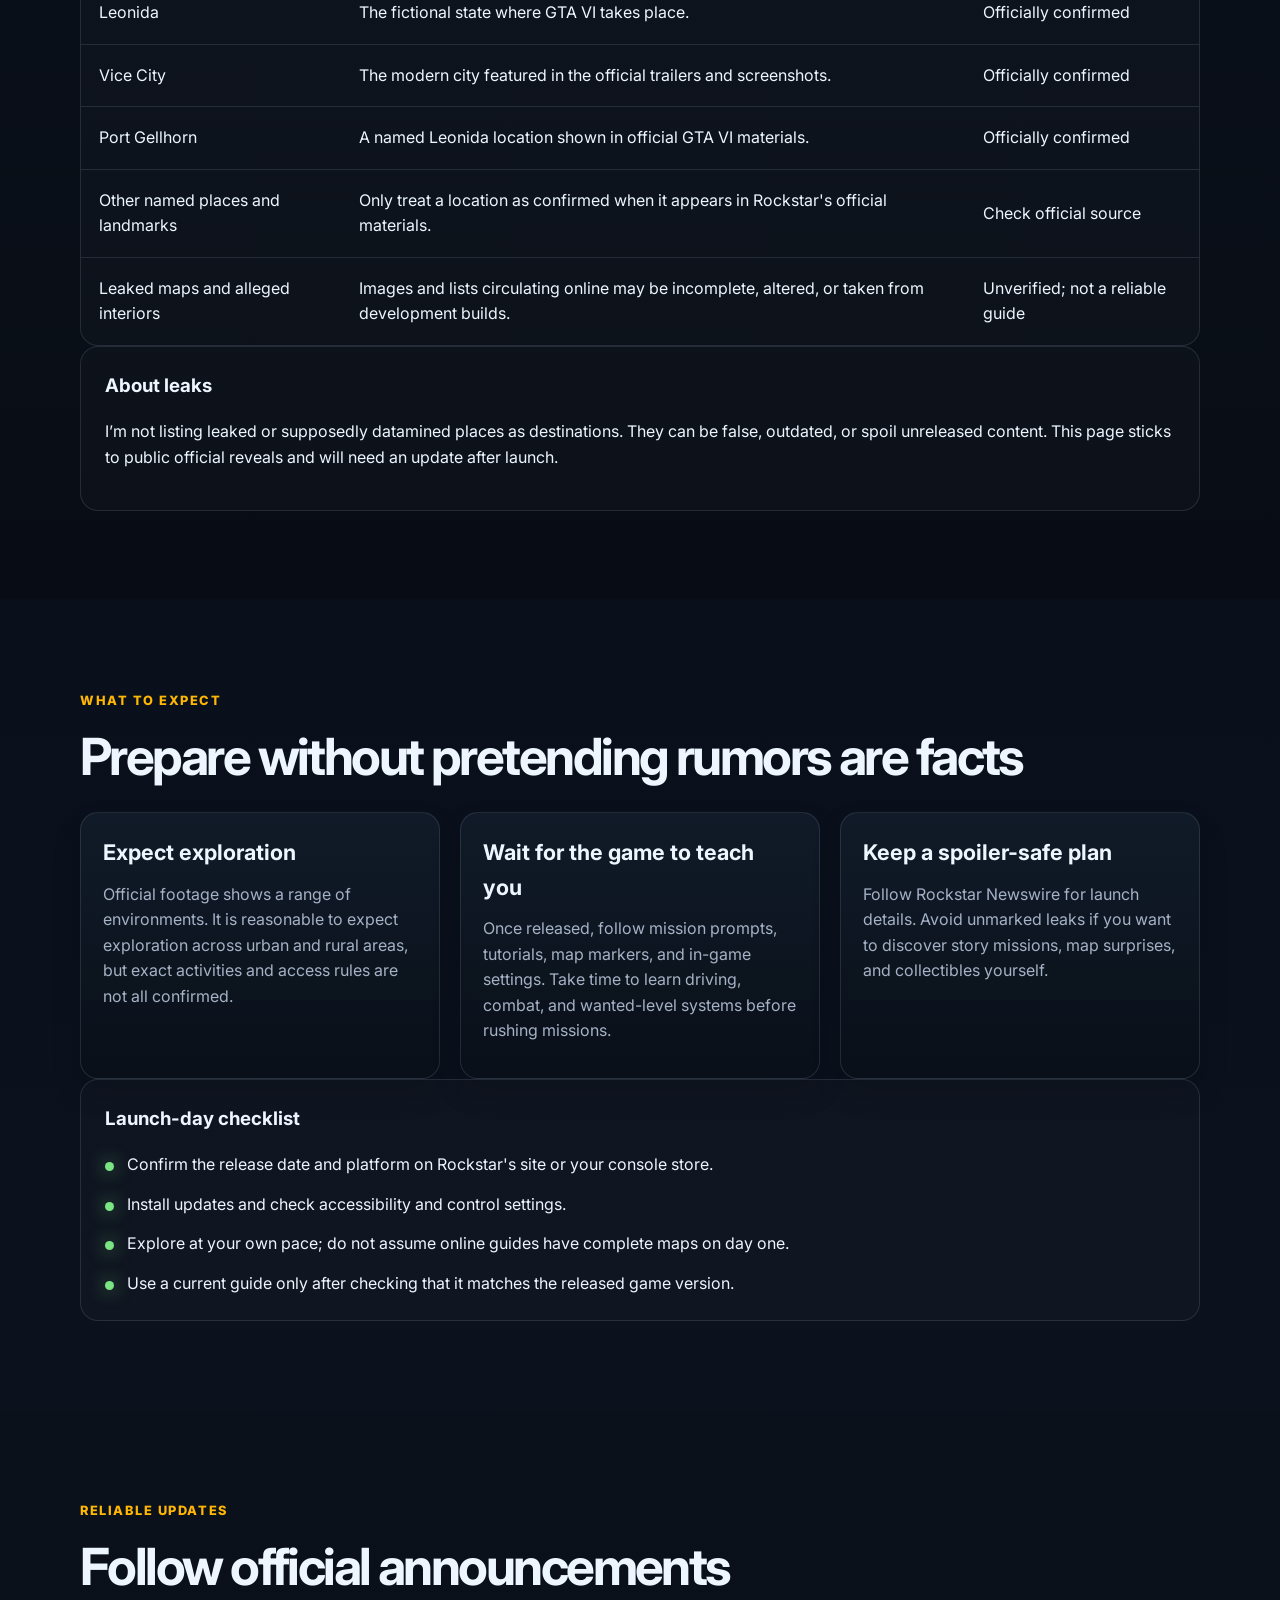
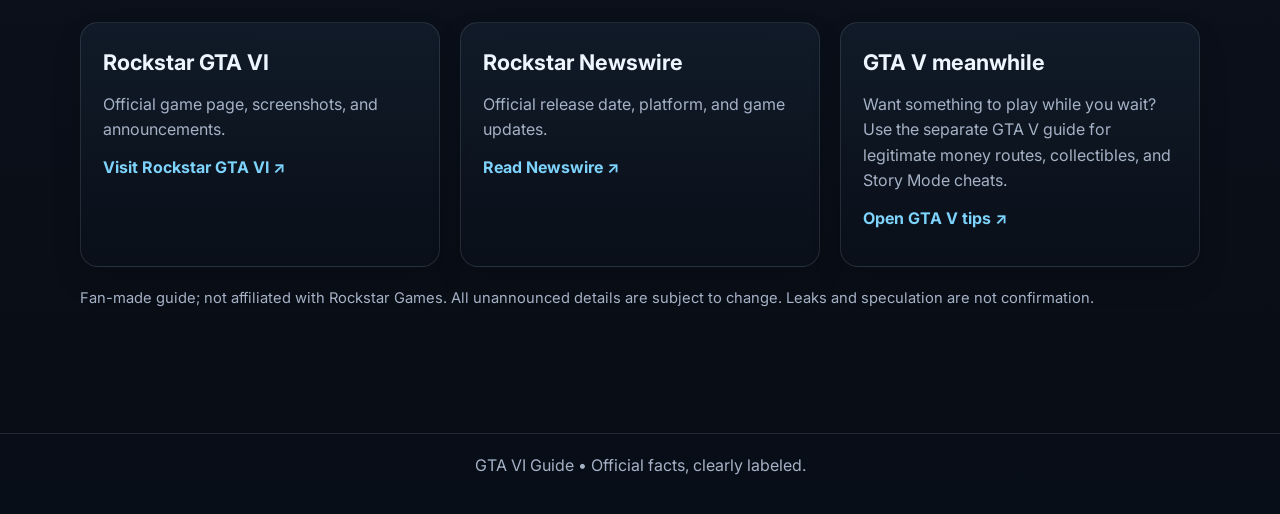
<file: gta6.html>
<!DOCTYPE html>
<html lang="en">
<head>
  <meta charset="UTF-8" /><meta name="viewport" content="width=device-width, initial-scale=1.0" /><meta name="description" content="GTA VI guide: official setting, confirmed places and characters, map expectations, and how to separate facts from rumors." />
  <title>GTA VI Guide — Confirmed Details & What to Expect</title>
  <link rel="preconnect" href="https://fonts.googleapis.com" /><link rel="preconnect" href="https://fonts.gstatic.com" crossorigin /><link href="https://fonts.googleapis.com/css2?family=Inter:wght@400;500;600;700;800;900&display=swap" rel="stylesheet" /><link rel="stylesheet" href="style.css" />
</head>
<body>
<header class="site-header"><div class="container nav-wrap"><a class="brand" href="index.html"><span class="brand-mark">VI</span><span>GTA VI Guide</span></a><nav class="main-nav" aria-label="Navigation"><a href="#confirmed">Confirmed</a><a href="#map">Map</a><a href="#expect">Expectations</a><a href="gta5.html">GTA V guide</a><a href="index.html">All guides</a></nav></div></header>
<main id="top">
<section class="hero section"><div class="container hero-grid"><div class="hero-copy"><p class="eyebrow">Facts first. Rumors labeled.</p><h1>Get ready for a return to Vice City.</h1><p class="lead">A spoiler-light guide to what Rockstar has officially shown about Grand Theft Auto VI, what remains unknown, and how to follow announcements without treating leaks as confirmed facts.</p><p class="guide-note">Rockstar's currently announced release date is November 19, 2026 for PlayStation 5 and Xbox Series X|S. Release plans can change; check Rockstar's official site for the latest.</p><div class="cta-row"><a class="btn btn-primary" href="#confirmed">See confirmed details</a><a class="btn btn-secondary" href="https://www.rockstargames.com/VI" target="_blank" rel="noopener noreferrer">Official GTA VI page ↗</a></div></div><aside class="hero-panel"><div class="panel-card"><div class="panel-header"><span class="status-dot"></span><span>Officially revealed basics</span></div><div class="mini-metric"><span>State</span><strong>Leonida</strong></div><div class="mini-metric"><span>City</span><strong>Vice City</strong></div><div class="mini-metric"><span>Leads</span><strong>Lucia and Jason</strong></div></div></aside></div></section>
<section class="section" id="confirmed"><div class="container"><div class="section-heading"><p class="eyebrow">Confirmed by Rockstar</p><h2>What we know so far</h2></div><div class="card-grid three-up"><article class="info-card"><span class="tag">Story</span><h3>Lucia and Jason</h3><p>The official trailers introduce Lucia and Jason as the central duo. Rockstar describes a criminal story in which they rely on one another after a job goes wrong.</p></article><article class="info-card"><span class="tag">Setting</span><h3>Leonida and Vice City</h3><p>The game is set in the fictional state of Leonida, including a modern Vice City inspired by Miami. Official materials show city streets, beaches, wetlands, and smaller communities.</p></article><article class="info-card"><span class="tag">Platforms</span><h3>Console launch announced</h3><p>Rockstar has announced PlayStation 5 and Xbox Series X|S. Do not rely on an unannounced PC date or platform rumor.</p></article></div></div></section>
<section class="section accent-section" id="map"><div class="container"><div class="section-heading"><p class="eyebrow">Map and locations</p><h2>Explore the official map reveals</h2><p class="lead">The final full map, exact boundaries, and every discoverable location should be treated as unknown until Rockstar or the released game confirms them.</p></div><div class="table-wrap"><table><thead><tr><th>Place / area</th><th>What is safe to say</th><th>Status</th></tr></thead><tbody><tr><td>Leonida</td><td>The fictional state where GTA VI takes place.</td><td>Officially confirmed</td></tr><tr><td>Vice City</td><td>The modern city featured in the official trailers and screenshots.</td><td>Officially confirmed</td></tr><tr><td>Port Gellhorn</td><td>A named Leonida location shown in official GTA VI materials.</td><td>Officially confirmed</td></tr><tr><td>Other named places and landmarks</td><td>Only treat a location as confirmed when it appears in Rockstar's official materials.</td><td>Check official source</td></tr><tr><td>Leaked maps and alleged interiors</td><td>Images and lists circulating online may be incomplete, altered, or taken from development builds.</td><td>Unverified; not a reliable guide</td></tr></tbody></table></div><div class="panel-box guide-callout"><h3>About leaks</h3><p>I’m not listing leaked or supposedly datamined places as destinations. They can be false, outdated, or spoil unreleased content. This page sticks to public official reveals and will need an update after launch.</p></div></div></section>
<section class="section" id="expect"><div class="container"><div class="section-heading"><p class="eyebrow">What to expect</p><h2>Prepare without pretending rumors are facts</h2></div><div class="card-grid three-up"><article class="info-card"><h3>Expect exploration</h3><p>Official footage shows a range of environments. It is reasonable to expect exploration across urban and rural areas, but exact activities and access rules are not all confirmed.</p></article><article class="info-card"><h3>Wait for the game to teach you</h3><p>Once released, follow mission prompts, tutorials, map markers, and in-game settings. Take time to learn driving, combat, and wanted-level systems before rushing missions.</p></article><article class="info-card"><h3>Keep a spoiler-safe plan</h3><p>Follow Rockstar Newswire for launch details. Avoid unmarked leaks if you want to discover story missions, map surprises, and collectibles yourself.</p></article></div><div class="panel-box guide-callout"><h3>Launch-day checklist</h3><ul class="check-list"><li>Confirm the release date and platform on Rockstar's site or your console store.</li><li>Install updates and check accessibility and control settings.</li><li>Explore at your own pace; do not assume online guides have complete maps on day one.</li><li>Use a current guide only after checking that it matches the released game version.</li></ul></div></div></section>
<section class="section accent-section"><div class="container"><div class="section-heading"><p class="eyebrow">Reliable updates</p><h2>Follow official announcements</h2></div><div class="card-grid three-up"><article class="info-card"><h3>Rockstar GTA VI</h3><p>Official game page, screenshots, and announcements.</p><p><a class="resource-link" href="https://www.rockstargames.com/VI" target="_blank" rel="noopener noreferrer">Visit Rockstar GTA VI ↗</a></p></article><article class="info-card"><h3>Rockstar Newswire</h3><p>Official release date, platform, and game updates.</p><p><a class="resource-link" href="https://www.rockstargames.com/newswire" target="_blank" rel="noopener noreferrer">Read Newswire ↗</a></p></article><article class="info-card"><h3>GTA V meanwhile</h3><p>Want something to play while you wait? Use the separate GTA V guide for legitimate money routes, collectibles, and Story Mode cheats.</p><p><a class="resource-link" href="gta5.html">Open GTA V tips ↗</a></p></article></div><p class="guide-disclaimer">Fan-made guide; not affiliated with Rockstar Games. All unannounced details are subject to change. Leaks and speculation are not confirmation.</p></div></section>
</main><footer class="site-footer"><div class="container footer-wrap"><p>GTA VI Guide • Official facts, clearly labeled.</p></div></footer>
</body></html>
</file>
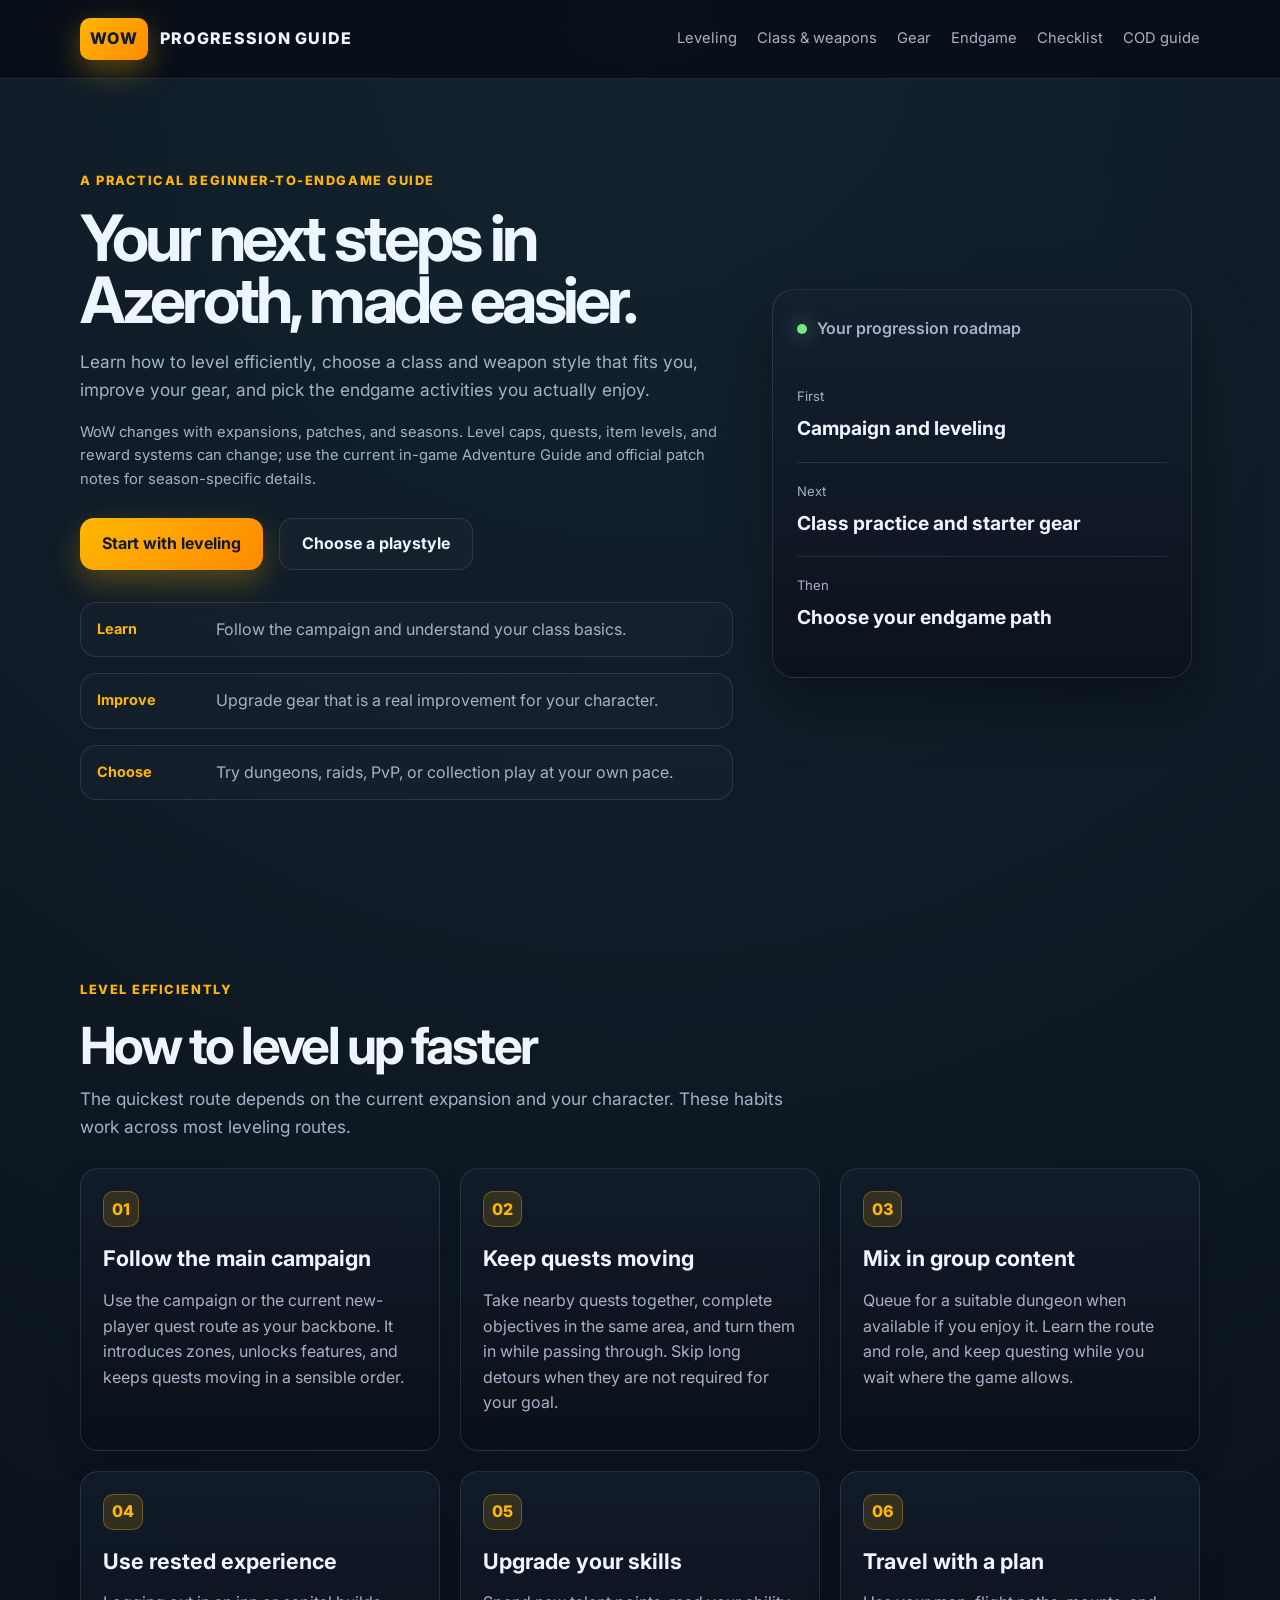
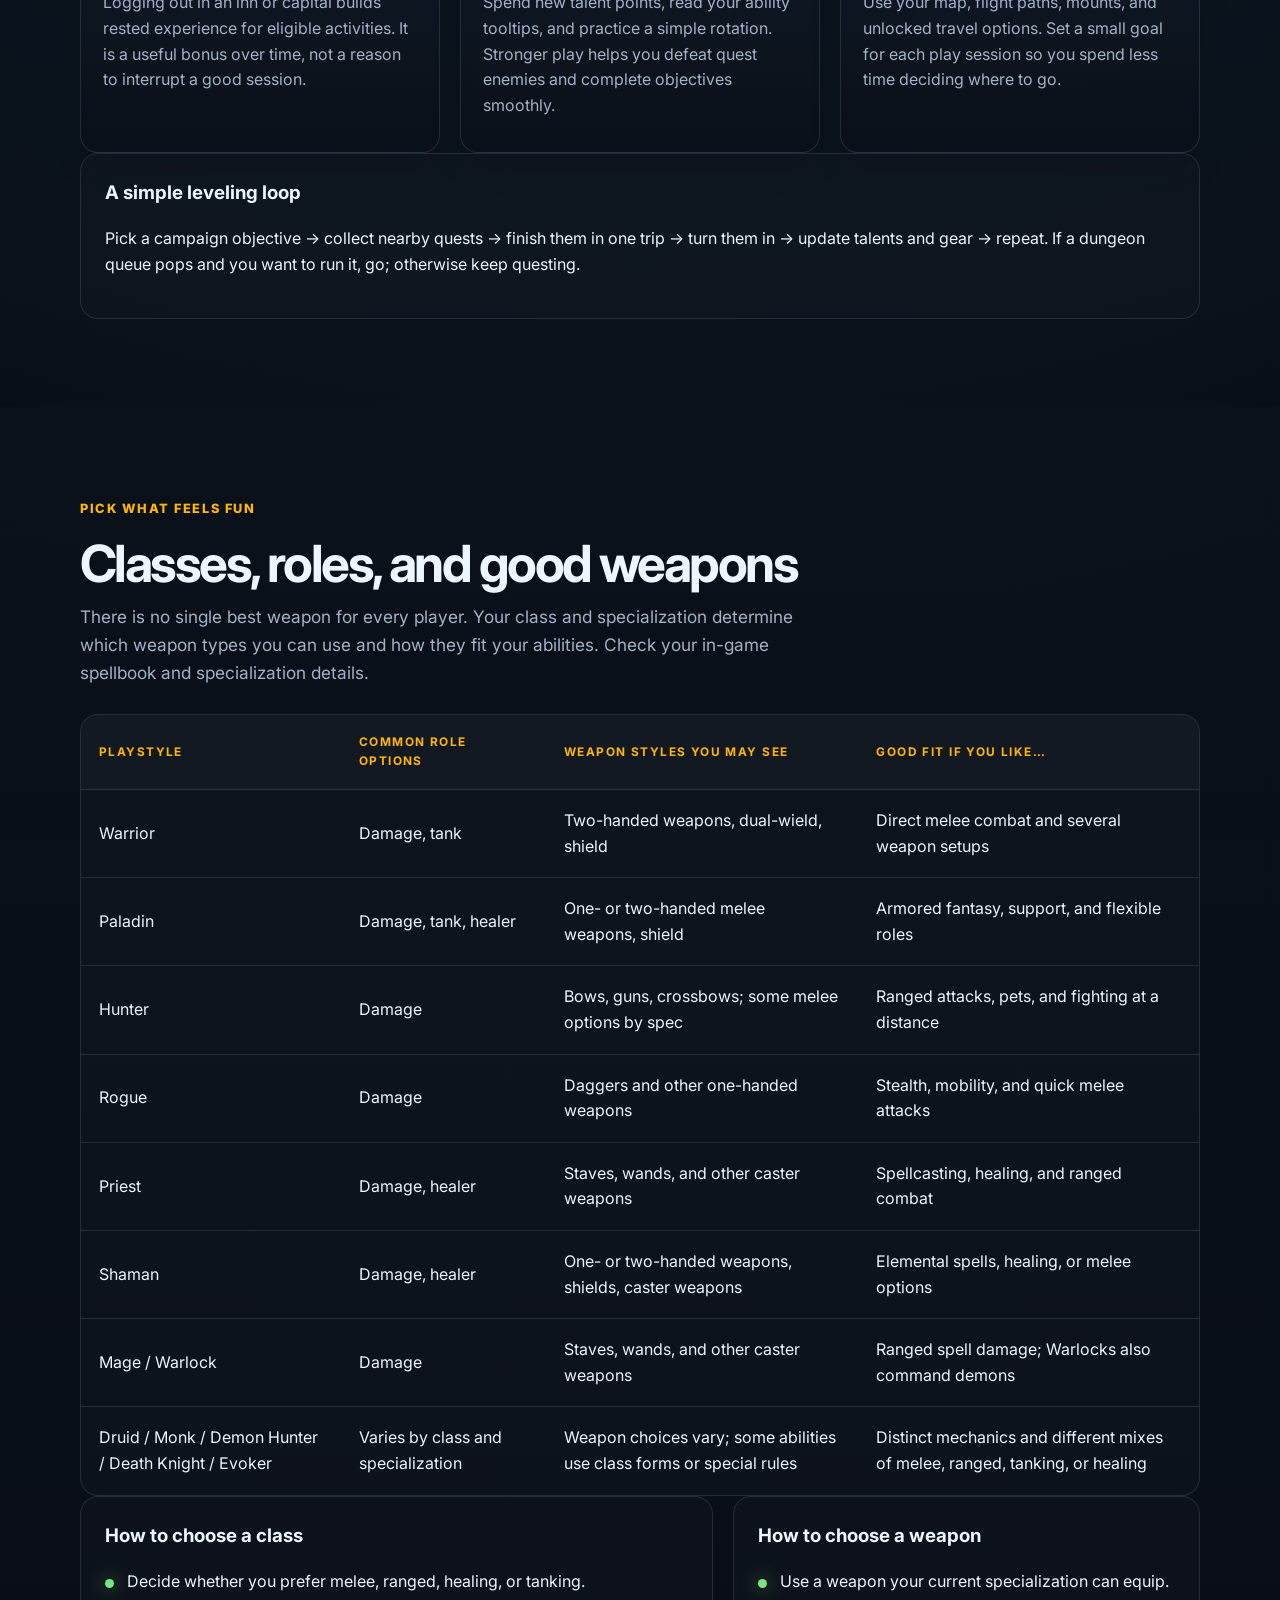
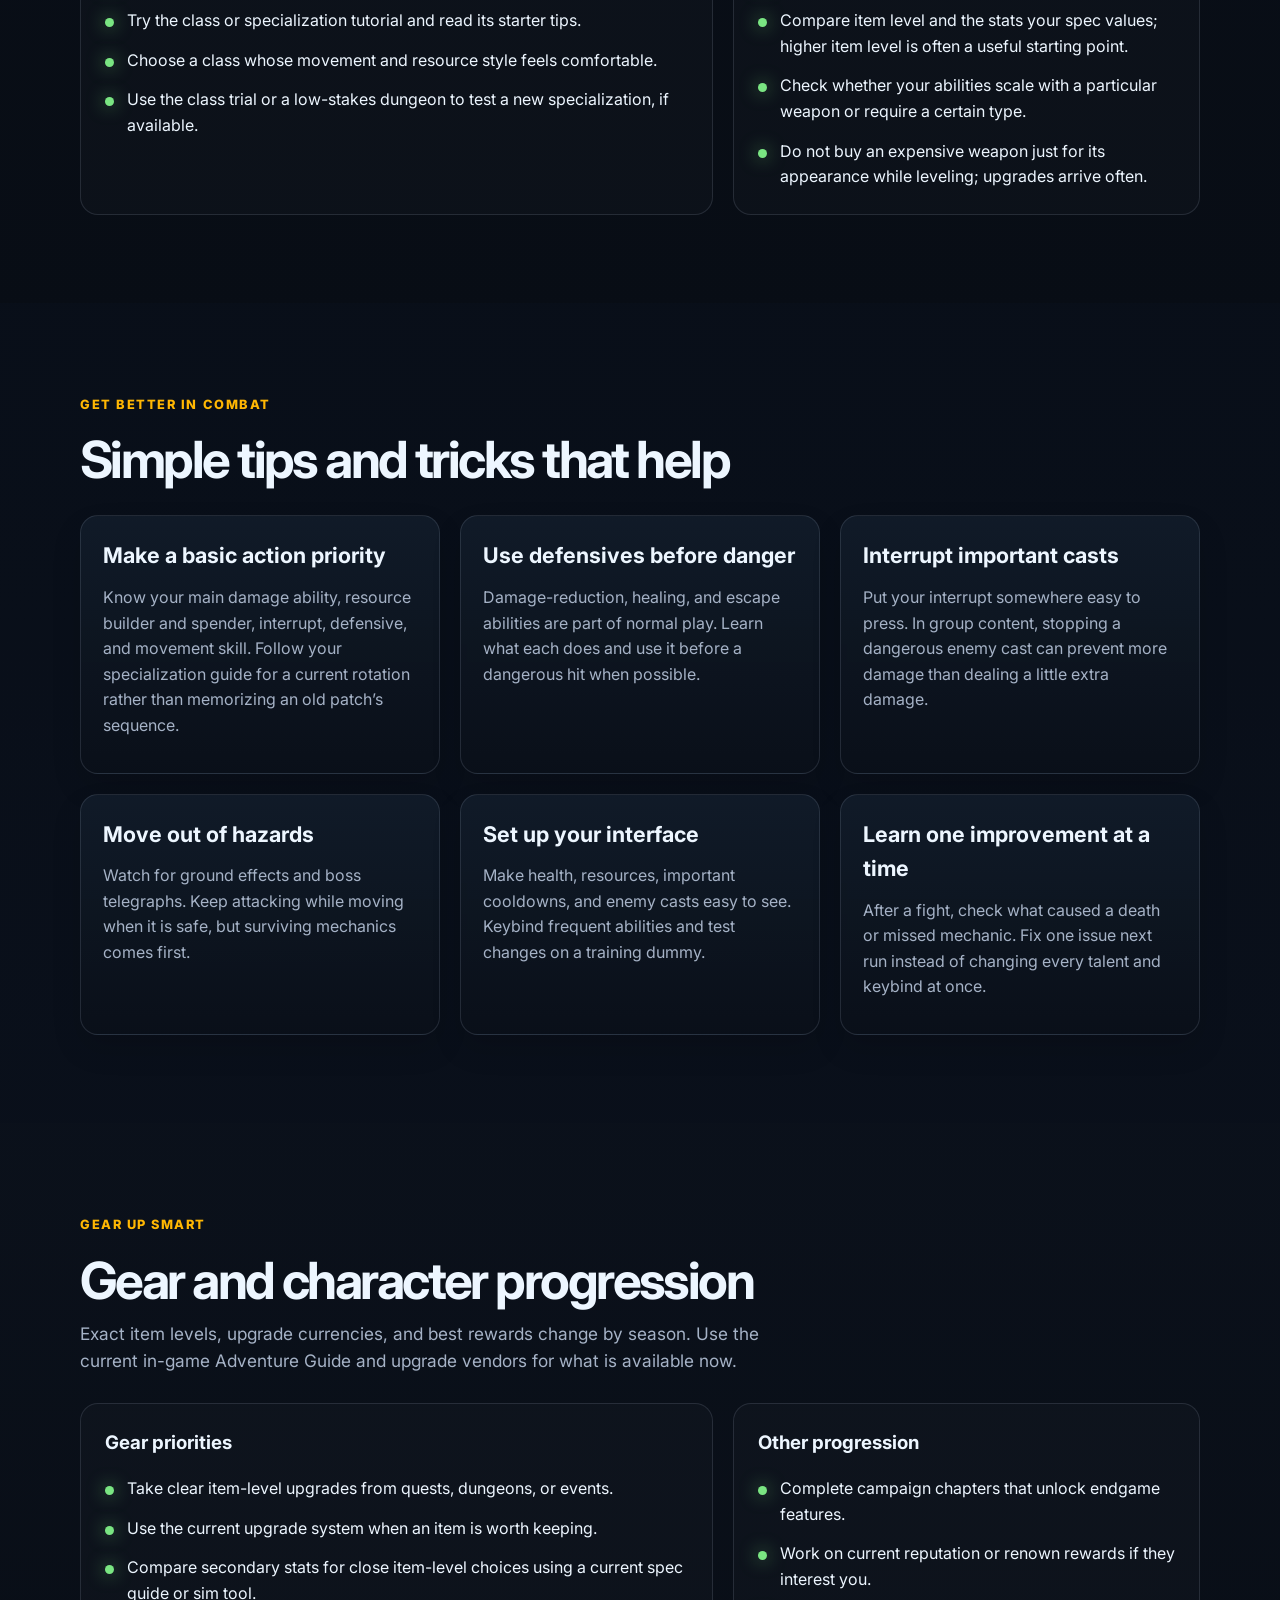
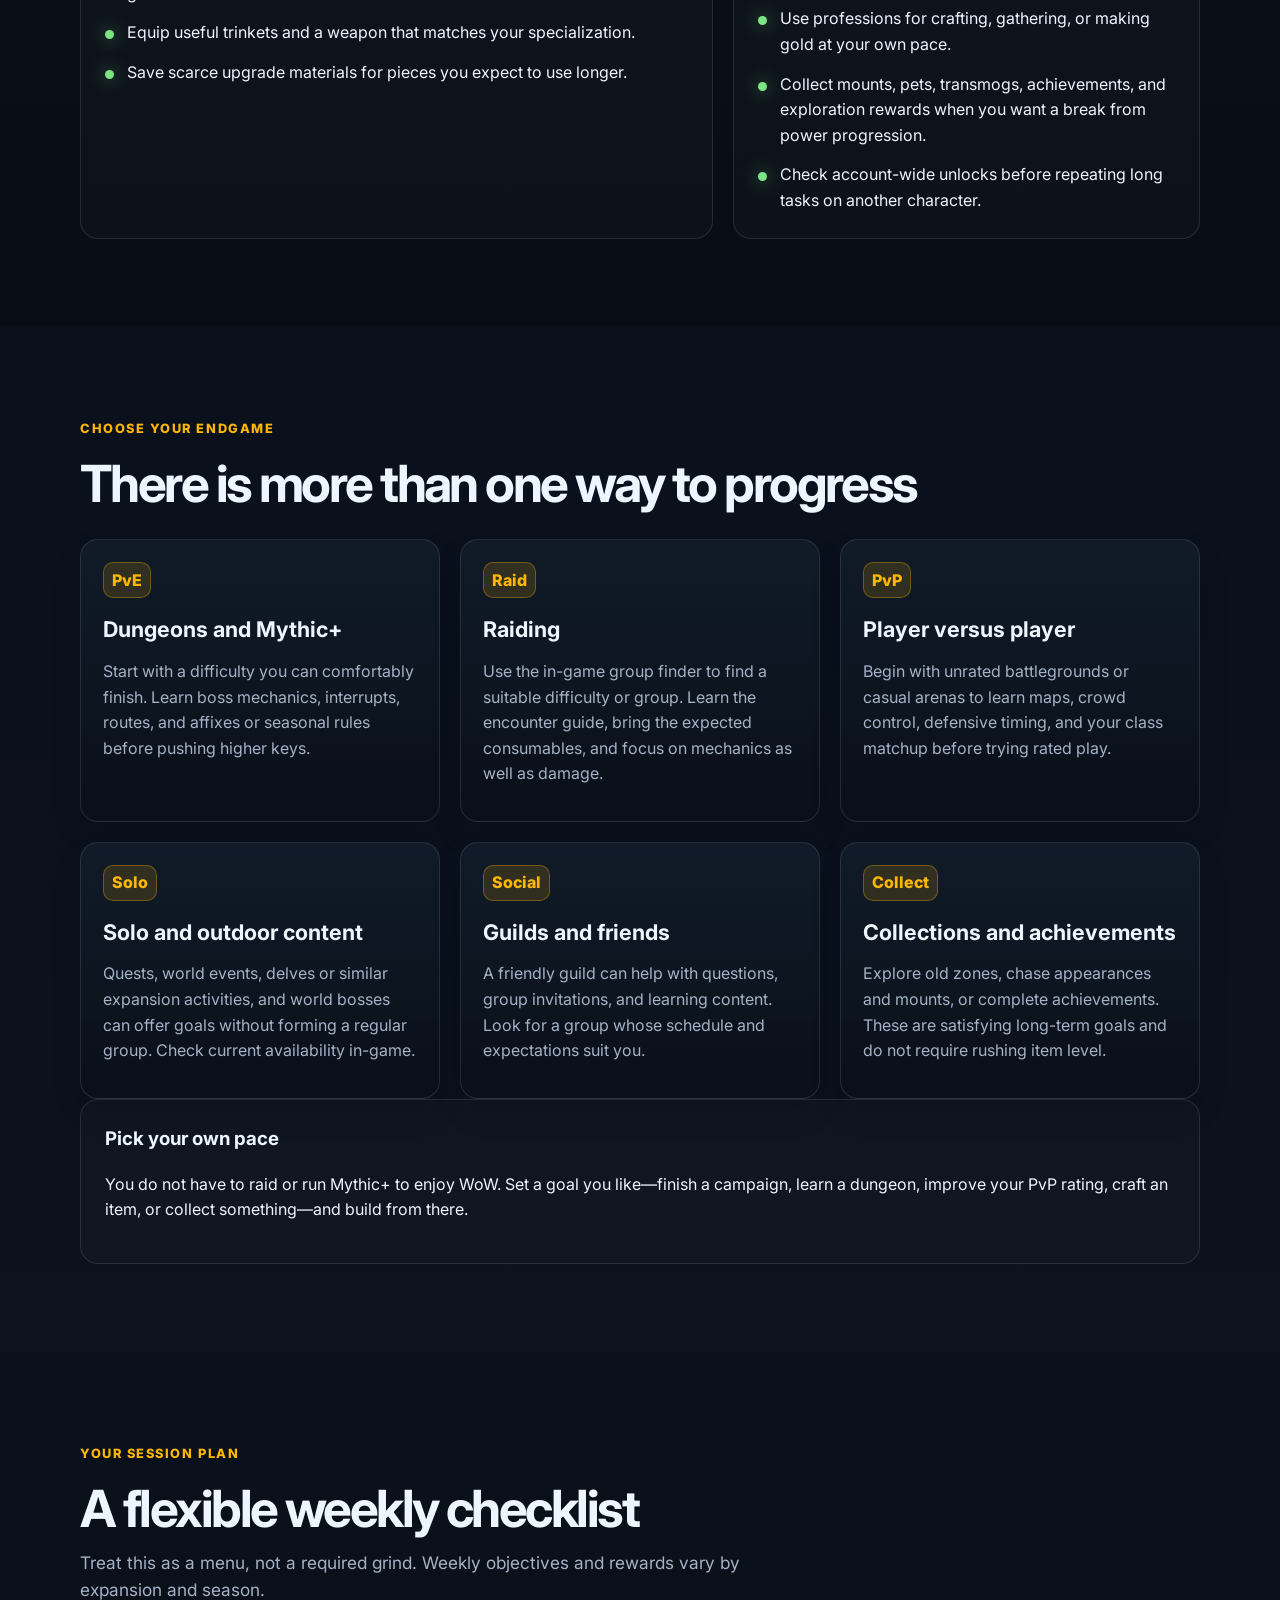
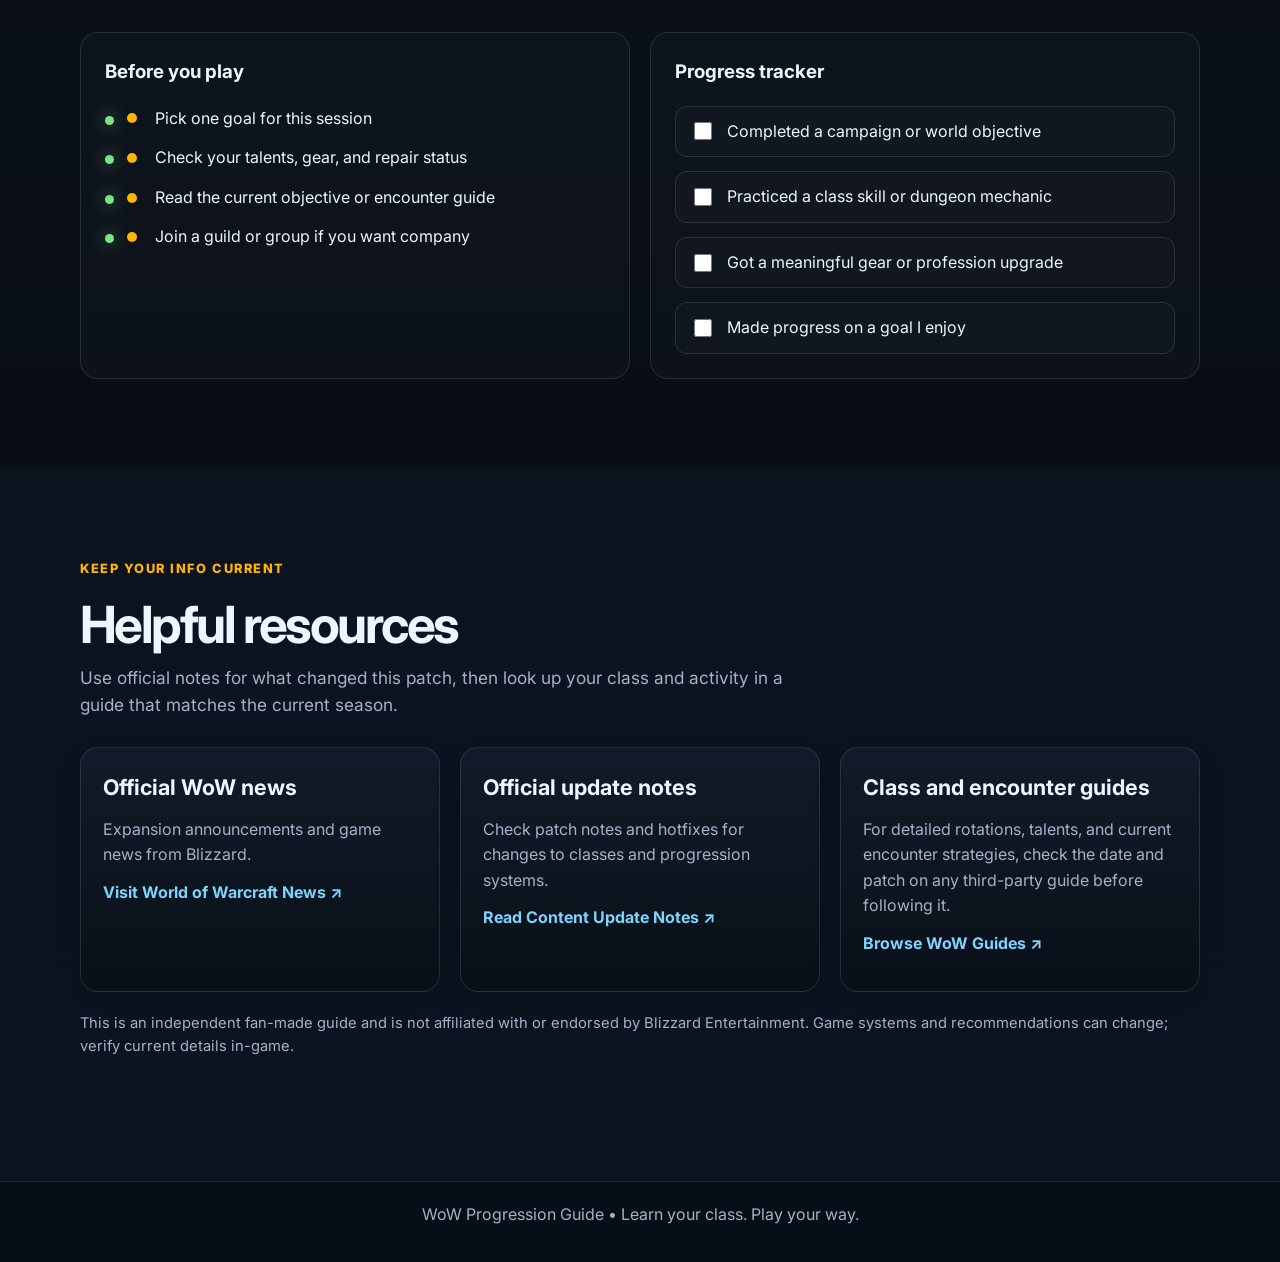
<file: wow.html>
<!DOCTYPE html>
<html lang="en">
  <head>
    <meta charset="UTF-8" />
    <meta name="viewport" content="width=device-width, initial-scale=1.0" />
    <meta name="theme-color" content="#090d16" />
    <title>World of Warcraft: Complete Progression Guide</title>
    <meta
      name="description"
      content="A practical World of Warcraft guide to leveling faster, choosing a class and weapons, gearing up, and learning dungeons, raids, PvP, and endgame progression."
    />
    <link rel="preconnect" href="https://fonts.googleapis.com" />
    <link rel="preconnect" href="https://fonts.gstatic.com" crossorigin />
    <link
      href="https://fonts.googleapis.com/css2?family=Inter:wght@400;500;600;700;800;900&display=swap"
      rel="stylesheet"
    />
    <link rel="stylesheet" href="style.css" />
  </head>
  <body>
    <header class="site-header">
      <div class="container nav-wrap">
        <a href="wow.html" class="brand" aria-label="WoW guide home">
          <span class="brand-mark">WoW</span>
          <span>Progression Guide</span>
        </a>
        <nav class="main-nav" aria-label="Main navigation">
          <a href="#leveling">Leveling</a>
          <a href="#class">Class &amp; weapons</a>
          <a href="#gear">Gear</a>
          <a href="#endgame">Endgame</a>
          <a href="#checklist">Checklist</a>
          <a href="index.html">COD guide</a>
        </nav>
      </div>
    </header>

    <main id="top">
      <section class="hero section">
        <div class="container hero-grid">
          <div class="hero-copy">
            <p class="eyebrow">A practical beginner-to-endgame guide</p>
            <h1>Your next steps in Azeroth, made easier.</h1>
            <p class="lead">
              Learn how to level efficiently, choose a class and weapon style that fits you,
              improve your gear, and pick the endgame activities you actually enjoy.
            </p>
            <p class="guide-note">
              WoW changes with expansions, patches, and seasons. Level caps, quests, item levels,
              and reward systems can change; use the current in-game Adventure Guide and official
              patch notes for season-specific details.
            </p>
            <div class="cta-row">
              <a href="#leveling" class="btn btn-primary">Start with leveling</a>
              <a href="#class" class="btn btn-secondary">Choose a playstyle</a>
            </div>
            <ul class="hero-stats" aria-label="Progression basics">
              <li><strong>Learn</strong><span>Follow the campaign and understand your class basics.</span></li>
              <li><strong>Improve</strong><span>Upgrade gear that is a real improvement for your character.</span></li>
              <li><strong>Choose</strong><span>Try dungeons, raids, PvP, or collection play at your own pace.</span></li>
            </ul>
          </div>
          <aside class="hero-panel" aria-label="Progression roadmap">
            <div class="panel-card">
              <div class="panel-header"><span class="status-dot"></span><span>Your progression roadmap</span></div>
              <div class="mini-metric"><span>First</span><strong>Campaign and leveling</strong></div>
              <div class="mini-metric"><span>Next</span><strong>Class practice and starter gear</strong></div>
              <div class="mini-metric"><span>Then</span><strong>Choose your endgame path</strong></div>
            </div>
          </aside>
        </div>
      </section>

      <section class="section" id="leveling">
        <div class="container">
          <div class="section-heading">
            <p class="eyebrow">Level efficiently</p>
            <h2>How to level up faster</h2>
            <p class="lead">The quickest route depends on the current expansion and your character. These habits work across most leveling routes.</p>
          </div>
          <div class="card-grid three-up">
            <article class="info-card"><span class="tag">01</span><h3>Follow the main campaign</h3><p>Use the campaign or the current new-player quest route as your backbone. It introduces zones, unlocks features, and keeps quests moving in a sensible order.</p></article>
            <article class="info-card"><span class="tag">02</span><h3>Keep quests moving</h3><p>Take nearby quests together, complete objectives in the same area, and turn them in while passing through. Skip long detours when they are not required for your goal.</p></article>
            <article class="info-card"><span class="tag">03</span><h3>Mix in group content</h3><p>Queue for a suitable dungeon when available if you enjoy it. Learn the route and role, and keep questing while you wait where the game allows.</p></article>
            <article class="info-card"><span class="tag">04</span><h3>Use rested experience</h3><p>Logging out in an inn or capital builds rested experience for eligible activities. It is a useful bonus over time, not a reason to interrupt a good session.</p></article>
            <article class="info-card"><span class="tag">05</span><h3>Upgrade your skills</h3><p>Spend new talent points, read your ability tooltips, and practice a simple rotation. Stronger play helps you defeat quest enemies and complete objectives smoothly.</p></article>
            <article class="info-card"><span class="tag">06</span><h3>Travel with a plan</h3><p>Use your map, flight paths, mounts, and unlocked travel options. Set a small goal for each play session so you spend less time deciding where to go.</p></article>
          </div>
          <div class="panel-box guide-callout">
            <h3>A simple leveling loop</h3>
            <p>Pick a campaign objective → collect nearby quests → finish them in one trip → turn them in → update talents and gear → repeat. If a dungeon queue pops and you want to run it, go; otherwise keep questing.</p>
          </div>
        </div>
      </section>

      <section class="section accent-section" id="class">
        <div class="container">
          <div class="section-heading">
            <p class="eyebrow">Pick what feels fun</p>
            <h2>Classes, roles, and good weapons</h2>
            <p class="lead">There is no single best weapon for every player. Your class and specialization determine which weapon types you can use and how they fit your abilities. Check your in-game spellbook and specialization details.</p>
          </div>
          <div class="table-wrap">
            <table>
              <thead><tr><th>Playstyle</th><th>Common role options</th><th>Weapon styles you may see</th><th>Good fit if you like…</th></tr></thead>
              <tbody>
                <tr><td>Warrior</td><td>Damage, tank</td><td>Two-handed weapons, dual-wield, shield</td><td>Direct melee combat and several weapon setups</td></tr>
                <tr><td>Paladin</td><td>Damage, tank, healer</td><td>One- or two-handed melee weapons, shield</td><td>Armored fantasy, support, and flexible roles</td></tr>
                <tr><td>Hunter</td><td>Damage</td><td>Bows, guns, crossbows; some melee options by spec</td><td>Ranged attacks, pets, and fighting at a distance</td></tr>
                <tr><td>Rogue</td><td>Damage</td><td>Daggers and other one-handed weapons</td><td>Stealth, mobility, and quick melee attacks</td></tr>
                <tr><td>Priest</td><td>Damage, healer</td><td>Staves, wands, and other caster weapons</td><td>Spellcasting, healing, and ranged combat</td></tr>
                <tr><td>Shaman</td><td>Damage, healer</td><td>One- or two-handed weapons, shields, caster weapons</td><td>Elemental spells, healing, or melee options</td></tr>
                <tr><td>Mage / Warlock</td><td>Damage</td><td>Staves, wands, and other caster weapons</td><td>Ranged spell damage; Warlocks also command demons</td></tr>
                <tr><td>Druid / Monk / Demon Hunter / Death Knight / Evoker</td><td>Varies by class and specialization</td><td>Weapon choices vary; some abilities use class forms or special rules</td><td>Distinct mechanics and different mixes of melee, ranged, tanking, or healing</td></tr>
              </tbody>
            </table>
          </div>
          <div class="split-grid guide-split">
            <div class="panel-box"><h3>How to choose a class</h3><ul class="check-list"><li>Decide whether you prefer melee, ranged, healing, or tanking.</li><li>Try the class or specialization tutorial and read its starter tips.</li><li>Choose a class whose movement and resource style feels comfortable.</li><li>Use the class trial or a low-stakes dungeon to test a new specialization, if available.</li></ul></div>
            <div class="panel-box"><h3>How to choose a weapon</h3><ul class="check-list"><li>Use a weapon your current specialization can equip.</li><li>Compare item level and the stats your spec values; higher item level is often a useful starting point.</li><li>Check whether your abilities scale with a particular weapon or require a certain type.</li><li>Do not buy an expensive weapon just for its appearance while leveling; upgrades arrive often.</li></ul></div>
          </div>
        </div>
      </section>

      <section class="section" id="combat">
        <div class="container">
          <div class="section-heading"><p class="eyebrow">Get better in combat</p><h2>Simple tips and tricks that help</h2></div>
          <div class="card-grid three-up">
            <article class="info-card"><h3>Make a basic action priority</h3><p>Know your main damage ability, resource builder and spender, interrupt, defensive, and movement skill. Follow your specialization guide for a current rotation rather than memorizing an old patch’s sequence.</p></article>
            <article class="info-card"><h3>Use defensives before danger</h3><p>Damage-reduction, healing, and escape abilities are part of normal play. Learn what each does and use it before a dangerous hit when possible.</p></article>
            <article class="info-card"><h3>Interrupt important casts</h3><p>Put your interrupt somewhere easy to press. In group content, stopping a dangerous enemy cast can prevent more damage than dealing a little extra damage.</p></article>
            <article class="info-card"><h3>Move out of hazards</h3><p>Watch for ground effects and boss telegraphs. Keep attacking while moving when it is safe, but surviving mechanics comes first.</p></article>
            <article class="info-card"><h3>Set up your interface</h3><p>Make health, resources, important cooldowns, and enemy casts easy to see. Keybind frequent abilities and test changes on a training dummy.</p></article>
            <article class="info-card"><h3>Learn one improvement at a time</h3><p>After a fight, check what caused a death or missed mechanic. Fix one issue next run instead of changing every talent and keybind at once.</p></article>
          </div>
        </div>
      </section>

      <section class="section accent-section" id="gear">
        <div class="container">
          <div class="section-heading"><p class="eyebrow">Gear up smart</p><h2>Gear and character progression</h2><p class="lead">Exact item levels, upgrade currencies, and best rewards change by season. Use the current in-game Adventure Guide and upgrade vendors for what is available now.</p></div>
          <div class="split-grid">
            <div class="panel-box"><h3>Gear priorities</h3><ul class="check-list"><li>Take clear item-level upgrades from quests, dungeons, or events.</li><li>Use the current upgrade system when an item is worth keeping.</li><li>Compare secondary stats for close item-level choices using a current spec guide or sim tool.</li><li>Equip useful trinkets and a weapon that matches your specialization.</li><li>Save scarce upgrade materials for pieces you expect to use longer.</li></ul></div>
            <div class="panel-box"><h3>Other progression</h3><ul class="check-list"><li>Complete campaign chapters that unlock endgame features.</li><li>Work on current reputation or renown rewards if they interest you.</li><li>Use professions for crafting, gathering, or making gold at your own pace.</li><li>Collect mounts, pets, transmogs, achievements, and exploration rewards when you want a break from power progression.</li><li>Check account-wide unlocks before repeating long tasks on another character.</li></ul></div>
          </div>
        </div>
      </section>

      <section class="section" id="endgame">
        <div class="container">
          <div class="section-heading"><p class="eyebrow">Choose your endgame</p><h2>There is more than one way to progress</h2></div>
          <div class="card-grid three-up">
            <article class="info-card"><span class="tag">PvE</span><h3>Dungeons and Mythic+</h3><p>Start with a difficulty you can comfortably finish. Learn boss mechanics, interrupts, routes, and affixes or seasonal rules before pushing higher keys.</p></article>
            <article class="info-card"><span class="tag">Raid</span><h3>Raiding</h3><p>Use the in-game group finder to find a suitable difficulty or group. Learn the encounter guide, bring the expected consumables, and focus on mechanics as well as damage.</p></article>
            <article class="info-card"><span class="tag">PvP</span><h3>Player versus player</h3><p>Begin with unrated battlegrounds or casual arenas to learn maps, crowd control, defensive timing, and your class matchup before trying rated play.</p></article>
            <article class="info-card"><span class="tag">Solo</span><h3>Solo and outdoor content</h3><p>Quests, world events, delves or similar expansion activities, and world bosses can offer goals without forming a regular group. Check current availability in-game.</p></article>
            <article class="info-card"><span class="tag">Social</span><h3>Guilds and friends</h3><p>A friendly guild can help with questions, group invitations, and learning content. Look for a group whose schedule and expectations suit you.</p></article>
            <article class="info-card"><span class="tag">Collect</span><h3>Collections and achievements</h3><p>Explore old zones, chase appearances and mounts, or complete achievements. These are satisfying long-term goals and do not require rushing item level.</p></article>
          </div>
          <div class="panel-box guide-callout"><h3>Pick your own pace</h3><p>You do not have to raid or run Mythic+ to enjoy WoW. Set a goal you like—finish a campaign, learn a dungeon, improve your PvP rating, craft an item, or collect something—and build from there.</p></div>
        </div>
      </section>

      <section class="section accent-section" id="checklist">
        <div class="container">
          <div class="section-heading"><p class="eyebrow">Your session plan</p><h2>A flexible weekly checklist</h2><p class="lead">Treat this as a menu, not a required grind. Weekly objectives and rewards vary by expansion and season.</p></div>
          <div class="check-grid">
            <div class="check-box"><h3>Before you play</h3><ul class="check-list task-list"><li><span class="dot"></span>Pick one goal for this session</li><li><span class="dot"></span>Check your talents, gear, and repair status</li><li><span class="dot"></span>Read the current objective or encounter guide</li><li><span class="dot"></span>Join a guild or group if you want company</li></ul></div>
            <div class="check-box"><h3>Progress tracker</h3><div class="tracker"><label class="tracker-item"><input type="checkbox" /><span>Completed a campaign or world objective</span></label><label class="tracker-item"><input type="checkbox" /><span>Practiced a class skill or dungeon mechanic</span></label><label class="tracker-item"><input type="checkbox" /><span>Got a meaningful gear or profession upgrade</span></label><label class="tracker-item"><input type="checkbox" /><span>Made progress on a goal I enjoy</span></label></div></div>
          </div>
        </div>
      </section>

      <section class="section" id="resources">
        <div class="container">
          <div class="section-heading"><p class="eyebrow">Keep your info current</p><h2>Helpful resources</h2><p class="lead">Use official notes for what changed this patch, then look up your class and activity in a guide that matches the current season.</p></div>
          <div class="card-grid three-up">
            <article class="info-card"><h3>Official WoW news</h3><p>Expansion announcements and game news from Blizzard.</p><p><a class="resource-link" href="https://worldofwarcraft.blizzard.com/en-us/news" target="_blank" rel="noopener noreferrer">Visit World of Warcraft News ↗</a></p></article>
            <article class="info-card"><h3>Official update notes</h3><p>Check patch notes and hotfixes for changes to classes and progression systems.</p><p><a class="resource-link" href="https://worldofwarcraft.blizzard.com/en-us/content-update-notes" target="_blank" rel="noopener noreferrer">Read Content Update Notes ↗</a></p></article>
            <article class="info-card"><h3>Class and encounter guides</h3><p>For detailed rotations, talents, and current encounter strategies, check the date and patch on any third-party guide before following it.</p><p><a class="resource-link" href="https://www.icy-veins.com/wow/" target="_blank" rel="noopener noreferrer">Browse WoW Guides ↗</a></p></article>
          </div>
          <p class="guide-disclaimer">This is an independent fan-made guide and is not affiliated with or endorsed by Blizzard Entertainment. Game systems and recommendations can change; verify current details in-game.</p>
        </div>
      </section>
    </main>

    <footer class="site-footer"><div class="container footer-wrap"><p>WoW Progression Guide • Learn your class. Play your way.</p></div></footer>
    <script src="script.js"></script>
  </body>
</html>
</file>
<file: style.css>
:root {
  --bg: #090d16;
  --bg-soft: #101827;
  --panel: rgba(17, 24, 39, 0.9);
  --panel-alt: rgba(18, 33, 50, 0.95);
  --line: rgba(148, 163, 184, 0.18);
  --text: #edf6ff;
  --muted: #a5b2c6;
  --primary: #ffb703;
  --secondary: #f94144;
  --accent: #7dd3fc;
  --success: #7ae582;
  --shadow: rgba(0, 0, 0, 0.35);
}

* { box-sizing: border-box; }
html { scroll-behavior: smooth; }
body {
  margin: 0;
  font-family: "Inter", sans-serif;
  background: radial-gradient(circle at top, rgba(125, 211, 252, 0.12), transparent 30%), linear-gradient(180deg, #050b13 0%, #0d1320 100%);
  color: var(--text);
  line-height: 1.6;
}
a { text-decoration: none; color: inherit; }
img { max-width: 100%; display: block; }
.container { width: min(1120px, calc(100% - 32px)); margin: 0 auto; }
.section { padding: 88px 0; }
.site-header { position: sticky; top: 0; z-index: 99; background: rgba(7, 12, 21, 0.8); border-bottom: 1px solid var(--line); backdrop-filter: blur(10px); }
.nav-wrap { min-height: 78px; display: flex; align-items: center; justify-content: space-between; gap: 20px; }
.brand { display: inline-flex; align-items: center; gap: 12px; font-weight: 800; letter-spacing: 0.08em; text-transform: uppercase; color: var(--text); }
.brand-mark { background: linear-gradient(135deg, var(--primary), #ff8a00); color: #111827; padding: 8px 10px; border-radius: 10px; box-shadow: 0 10px 30px rgba(255, 183, 3, 0.35); }
.main-nav { display: flex; align-items: center; gap: 20px; color: var(--muted); flex-wrap: wrap; }
.main-nav a { font-size: 0.92rem; transition: color 0.2s ease; }
.main-nav a:hover { color: var(--text); }
.hero-grid { display: grid; grid-template-columns: 1.2fr 0.8fr; gap: 32px; align-items: center; }
.eyebrow { display: inline-block; margin: 0 0 16px; color: var(--primary); font-size: 0.8rem; font-weight: 800; letter-spacing: 0.12em; text-transform: uppercase; }
h1, h2, h3, p { margin-top: 0; }
h1 { font-size: clamp(2.8rem, 5vw, 5rem); line-height: 0.96; letter-spacing: -0.06em; margin-bottom: 18px; }
.lead { max-width: 720px; color: var(--muted); font-size: 1.08rem; }
.cta-row { display: flex; align-items: center; gap: 16px; flex-wrap: wrap; margin-top: 26px; }
.btn { display: inline-flex; align-items: center; justify-content: center; min-height: 52px; padding: 0 22px; border-radius: 14px; font-weight: 700; transition: transform 0.2s ease, box-shadow 0.2s ease; }
.btn:hover { transform: translateY(-1px); }
.btn-primary { background: linear-gradient(135deg, var(--primary), #ff8a00); color: #101827; box-shadow: 0 12px 30px rgba(255, 183, 3, 0.28); }
.btn-secondary { background: rgba(255, 255, 255, 0.02); border: 1px solid var(--line); color: var(--text); }
.hero-stats { list-style: none; margin: 32px 0 0; padding: 0; display: grid; gap: 16px; }
.hero-stats li { display: flex; align-items: flex-start; gap: 14px; padding: 14px 16px; border: 1px solid var(--line); border-radius: 16px; background: rgba(255, 255, 255, 0.02); }
.hero-stats strong { color: var(--primary); font-size: 0.9rem; display: block; min-width: 105px; }
.hero-stats span { color: var(--muted); }
.hero-panel { display: flex; justify-content: center; }
.panel-card { width: min(100%, 420px); padding: 26px 24px; border-radius: 22px; background: linear-gradient(180deg, rgba(21, 32, 48, 0.94), rgba(12, 19, 29, 0.98)); border: 1px solid var(--line); box-shadow: 0 24px 60px var(--shadow); }
.panel-header { display: flex; align-items: center; gap: 10px; margin-bottom: 26px; color: var(--muted); font-weight: 600; }
.status-dot { width: 10px; height: 10px; border-radius: 50%; background: var(--success); box-shadow: 0 0 20px rgba(122, 229, 130, 0.7); }
.mini-metric { padding: 18px 0; border-bottom: 1px solid var(--line); }
.mini-metric:last-child { border-bottom: none; }
.mini-metric span { display: block; color: var(--muted); font-size: 0.82rem; margin-bottom: 6px; }
.mini-metric strong { font-size: 1.2rem; }
.section-heading { margin-bottom: 28px; }
.section-heading h2 { font-size: clamp(2.1rem, 4vw, 3.2rem); line-height: 1.1; letter-spacing: -0.05em; margin: 0 0 12px; }
.card-grid { display: grid; gap: 20px; }
.three-up { grid-template-columns: repeat(3, minmax(0, 1fr)); }
.info-card { background: linear-gradient(180deg, rgba(18, 28, 42, 0.9), rgba(10, 16, 25, 0.96)); border: 1px solid var(--line); border-radius: 18px; padding: 22px; box-shadow: 0 14px 30px rgba(0,0,0,0.12); }
.tag { display: inline-flex; align-items: center; justify-content: center; min-width: 36px; min-height: 36px; padding: 0 8px; border-radius: 10px; background: rgba(255, 183, 3, 0.14); border: 1px solid rgba(255, 183, 3, 0.32); color: var(--primary); font-weight: 800; margin-bottom: 14px; }
.info-card h3 { font-size: 1.35rem; margin-bottom: 12px; }
.info-card p { margin: 0 0 12px; color: var(--muted); }
.resource-link { color: var(--accent); font-weight: 700; }
.accent-section { background: linear-gradient(180deg, rgba(11, 17, 27, 0.78), rgba(8, 13, 21, 0.96)); }
.split-grid { display: grid; grid-template-columns: 1.15fr 0.85fr; gap: 20px; }
.panel-box { background: rgba(255,255,255,0.02); border: 1px solid var(--line); border-radius: 18px; padding: 24px; }
.panel-box h3 { margin-bottom: 18px; }
.check-list { list-style: none; margin: 0; padding: 0; display: grid; gap: 14px; }
.check-list li { position: relative; padding-left: 22px; color: var(--text); }
.check-list li::before { content: ""; position: absolute; left: 0; top: 10px; width: 9px; height: 9px; border-radius: 50%; background: var(--success); box-shadow: 0 0 18px rgba(122, 229, 130, 0.7); }
.muted-list li { color: var(--muted); }
.table-wrap { overflow: auto; border-radius: 18px; border: 1px solid var(--line); background: rgba(255,255,255,0.02); }
table { width: 100%; border-collapse: collapse; }
th, td { padding: 18px; text-align: left; border-bottom: 1px solid var(--line); }
th { font-size: 0.74rem; letter-spacing: 0.12em; text-transform: uppercase; color: var(--primary); background: rgba(255,255,255,0.02); }
tbody tr:last-child td { border-bottom: none; }
.check-grid { display: grid; grid-template-columns: 1fr 1fr; gap: 20px; }
.check-box { background: rgba(255,255,255,0.02); border: 1px solid var(--line); border-radius: 18px; padding: 24px; }
.task-list li { color: var(--text); display: flex; align-items: center; gap: 8px; }
.dot { display: inline-block; width: 10px; height: 10px; border-radius: 50%; background: var(--primary); margin-right: 10px; vertical-align: middle; }
.tracker { display: grid; gap: 14px; }
.tracker-item { display: flex; align-items: center; gap: 12px; padding: 12px 14px; border-radius: 12px; background: rgba(255,255,255,0.02); border: 1px solid var(--line); }
.tracker-item input { width: 18px; height: 18px; accent-color: var(--primary); }
.guide-note, .guide-disclaimer { color: var(--muted); font-size: 0.92rem; }
.guide-disclaimer { padding: 20px 0; }
.premium-card { display: flex; flex-direction: column; align-items: flex-start; }
.product-price { color: var(--text) !important; font-size: 1.7rem; font-weight: 800; margin-top: auto !important; }
.product-price span { color: var(--muted); font-size: 0.85rem; font-weight: 500; }
.premium-card button:disabled { width: 100%; cursor: not-allowed; opacity: 0.7; box-shadow: none; }
.premium-card button:disabled:hover { transform: none; }
.wallpaper-grid { display: grid; grid-template-columns: repeat(2, minmax(0, 1fr)); gap: 20px; }
.wallpaper-card { display: flex; flex-direction: column; align-items: flex-start; }
.wallpaper-preview { display: block; width: 100%; overflow: hidden; border: 1px solid var(--line); border-radius: 12px; margin-bottom: 18px; background: #101827; }
.wallpaper-preview img { width: 100%; aspect-ratio: 16 / 9; object-fit: cover; transition: transform 0.25s ease; }
.wallpaper-preview:hover img { transform: scale(1.025); }
.wallpaper-download { margin-top: auto; }
.site-footer { border-top: 1px solid var(--line); background: rgba(7, 12, 21, 0.7); }
.footer-wrap { display: flex; justify-content: center; align-items: center; min-height: 80px; color: var(--muted); }
@media (max-width: 840px) {
  .hero-grid, .split-grid, .check-grid, .three-up, .wallpaper-grid { grid-template-columns: 1fr; }
  .main-nav { display: none; }
  .section { padding: 72px 0; }
}
</file>
